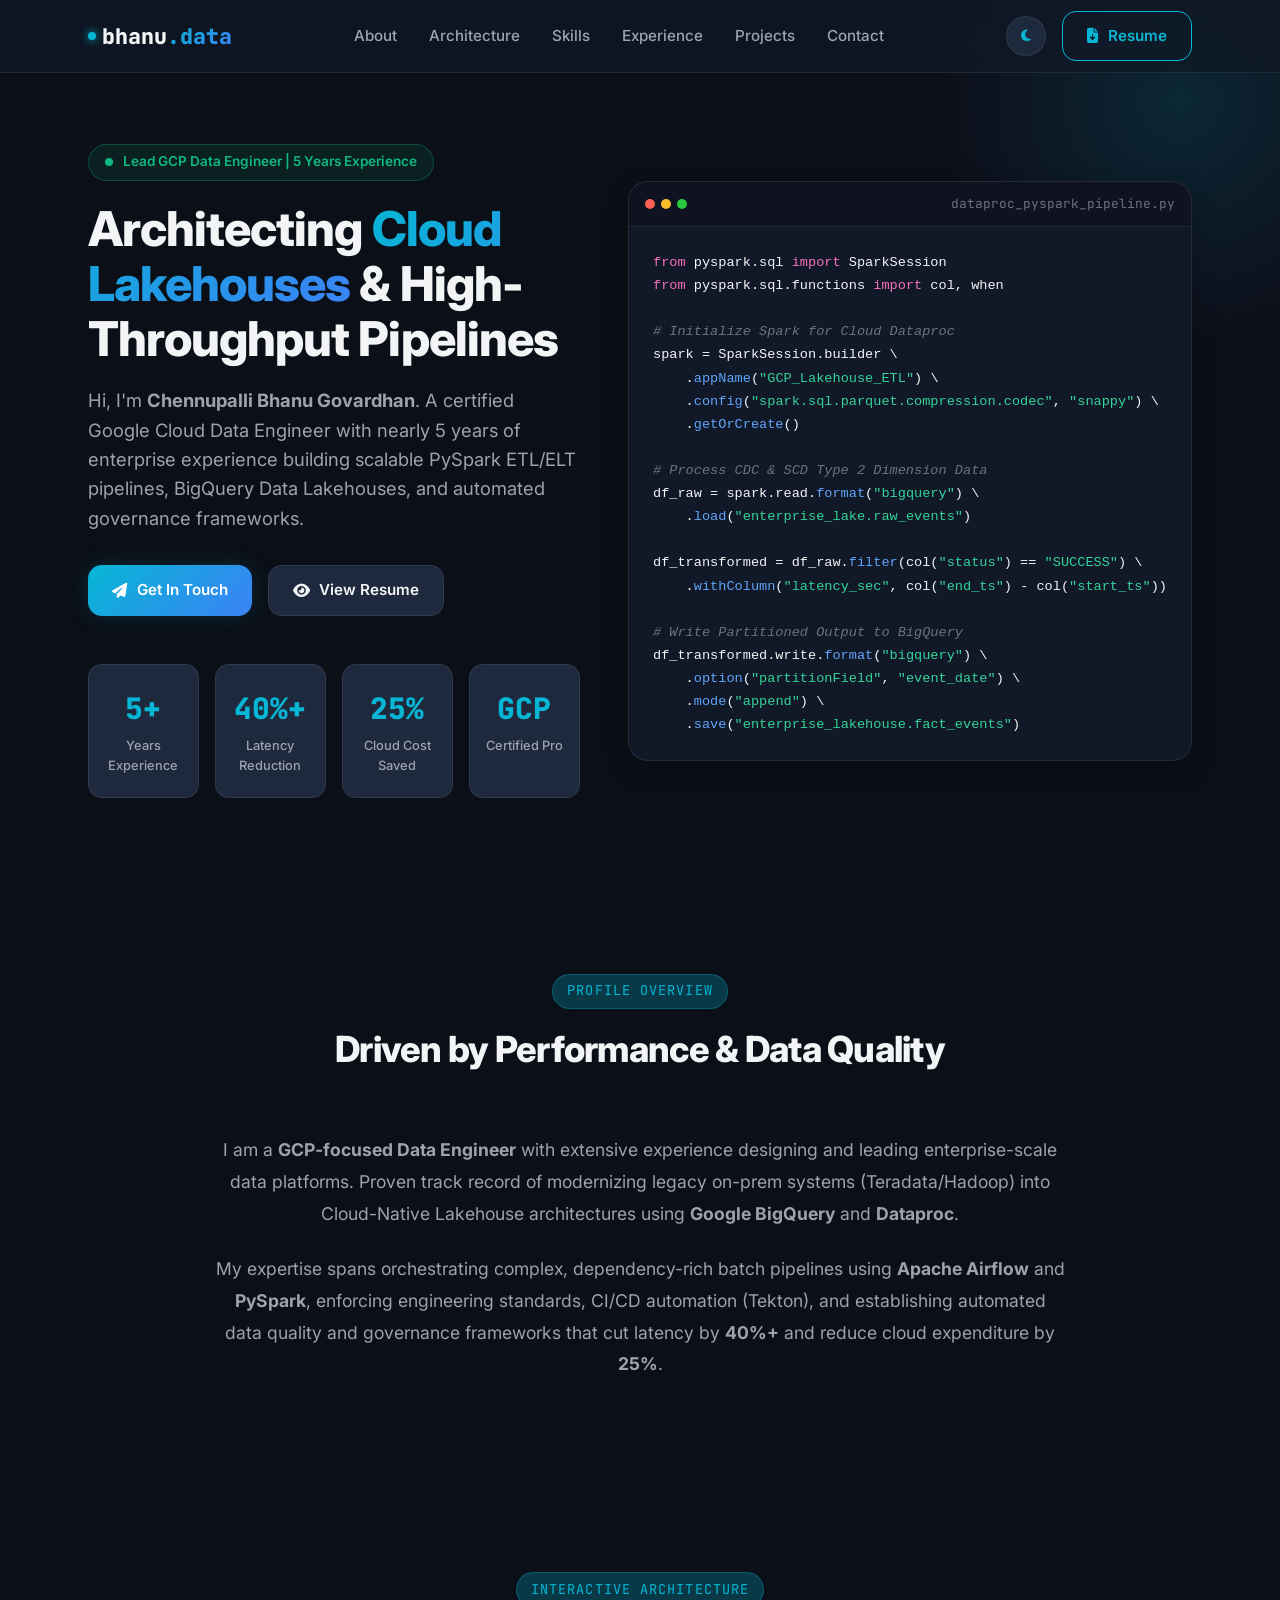
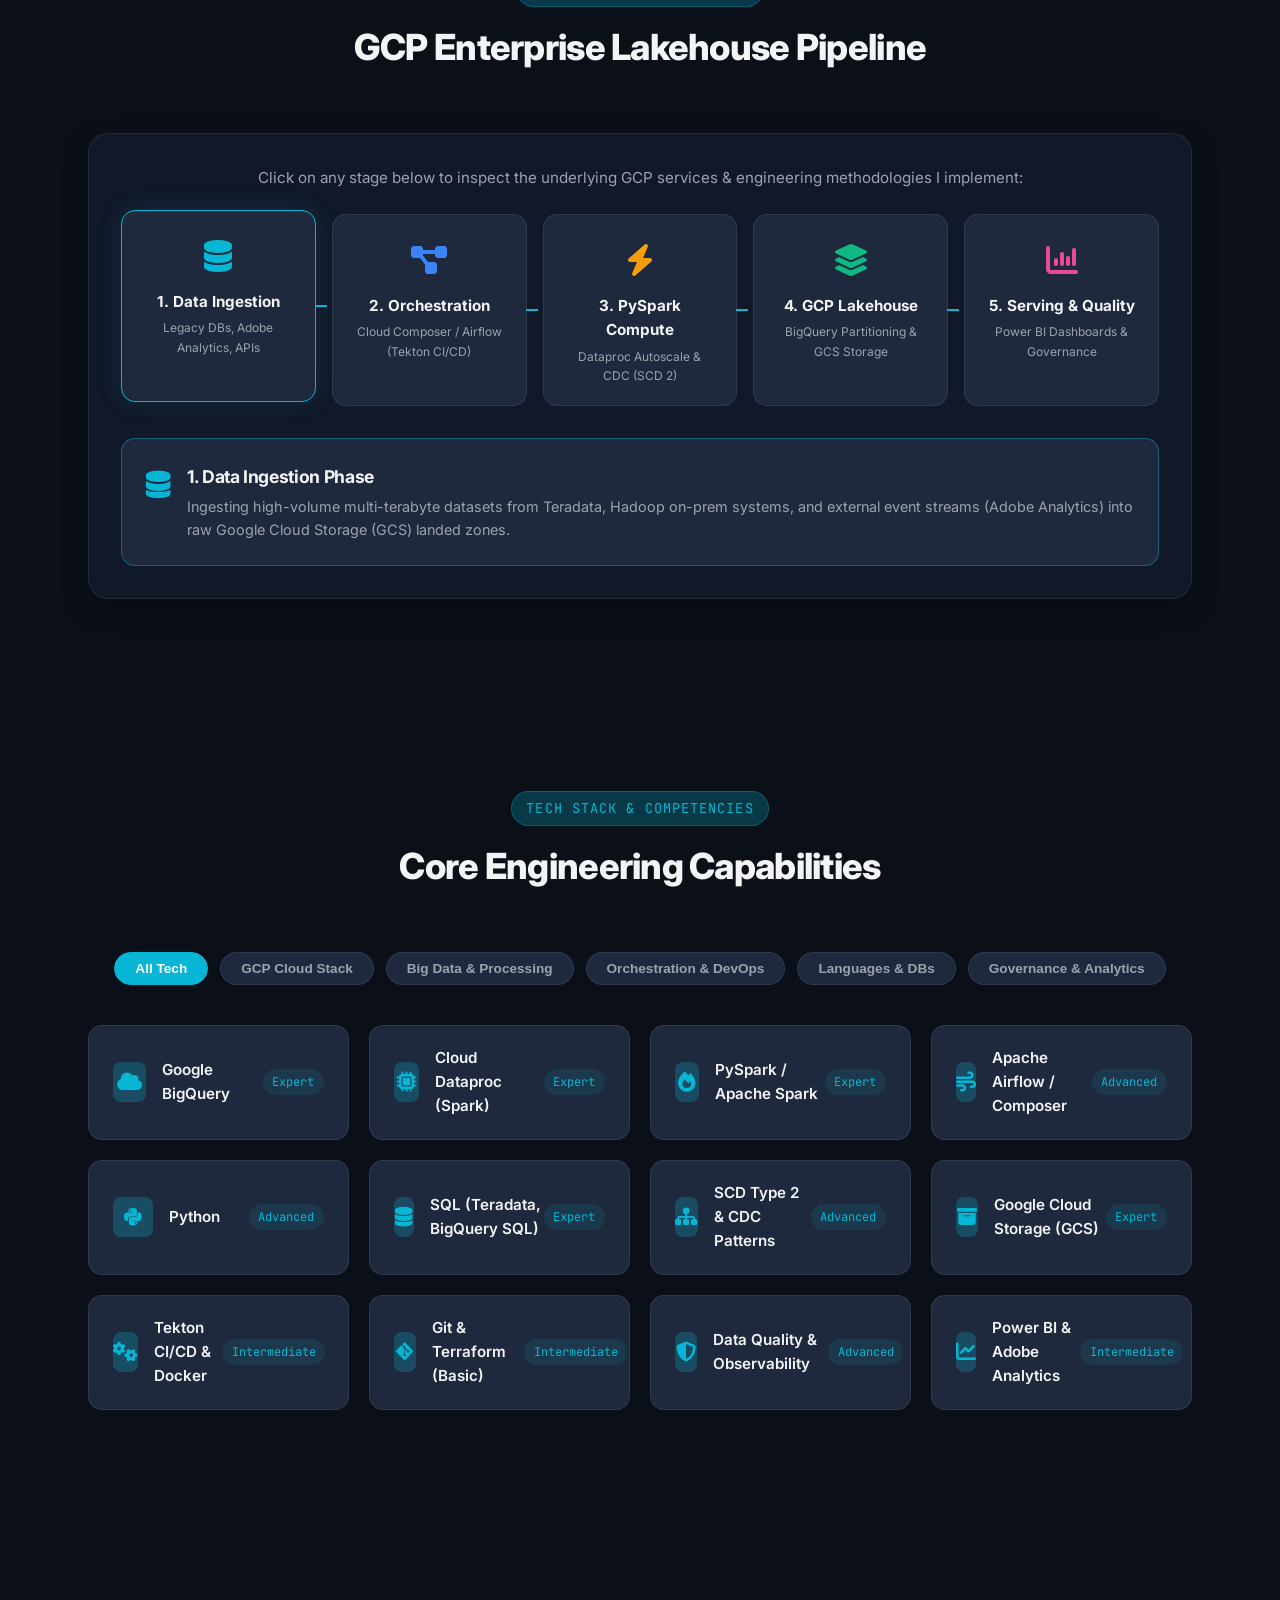
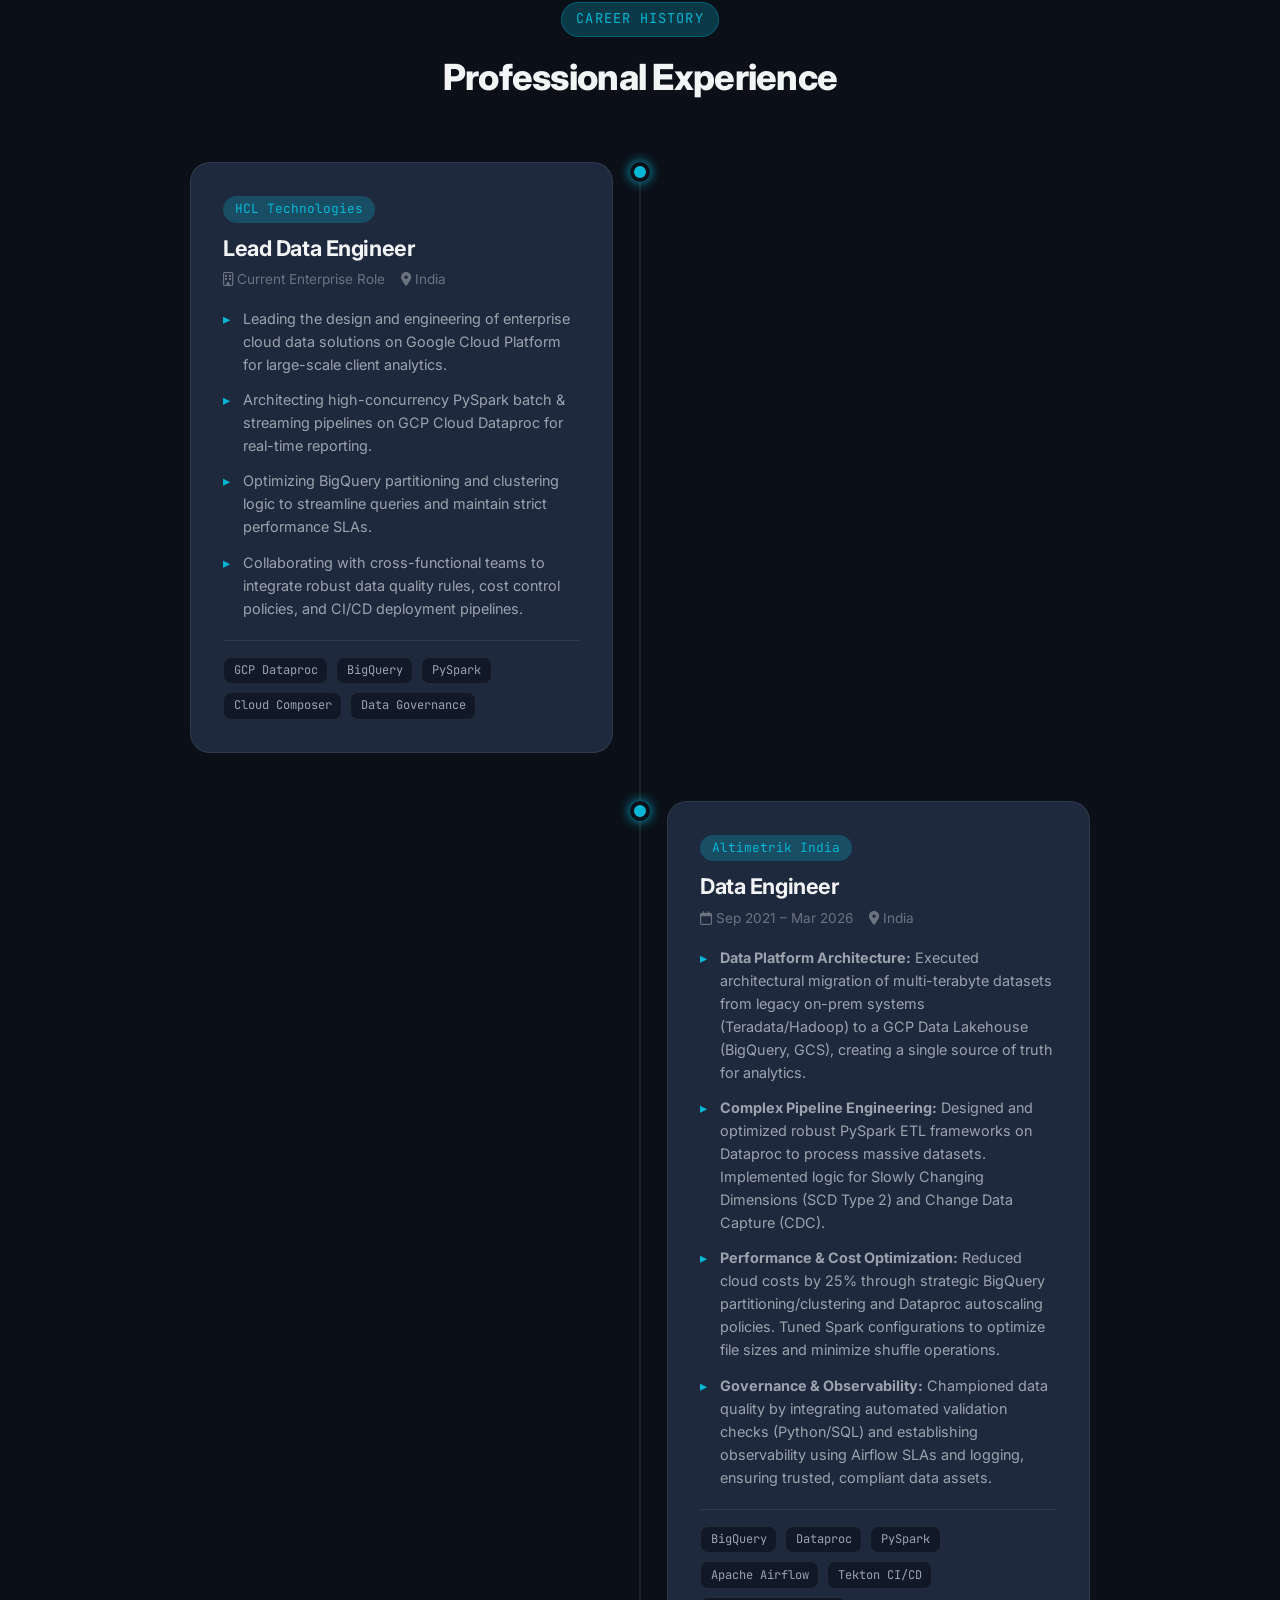
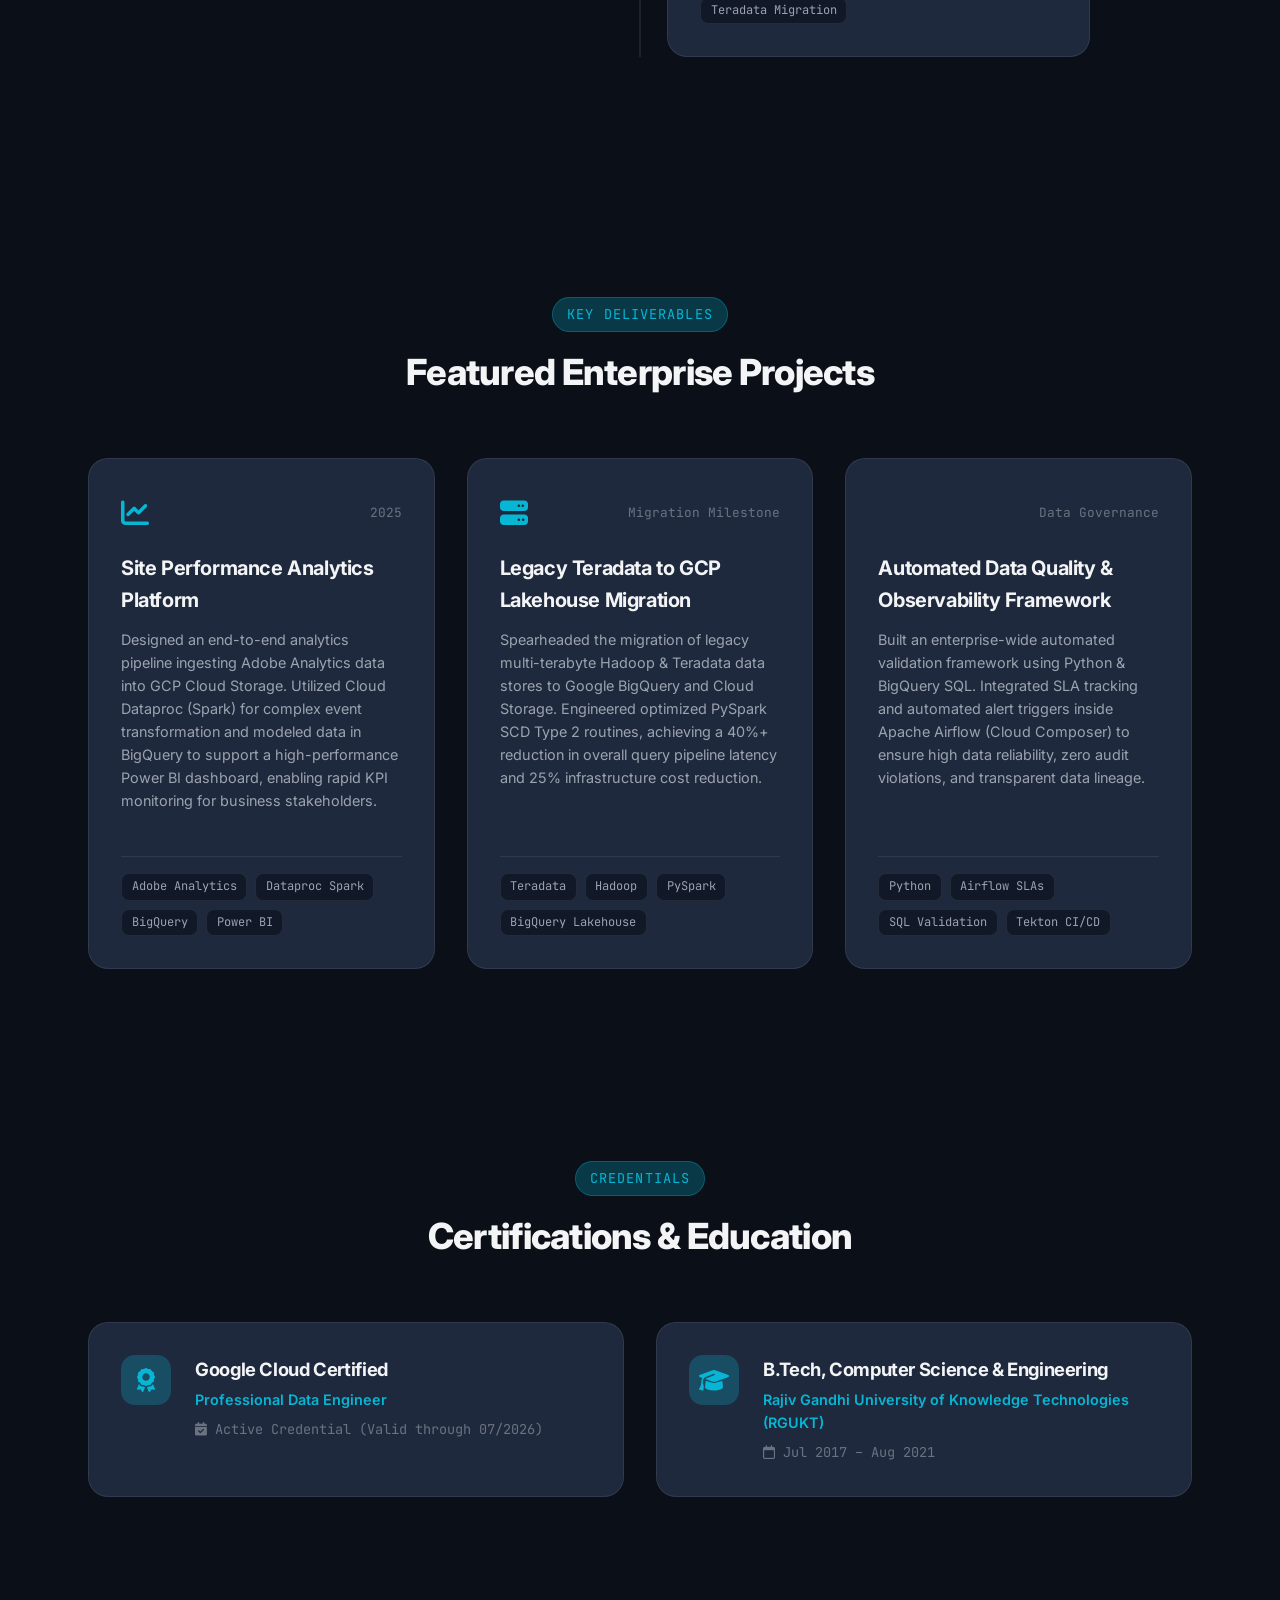
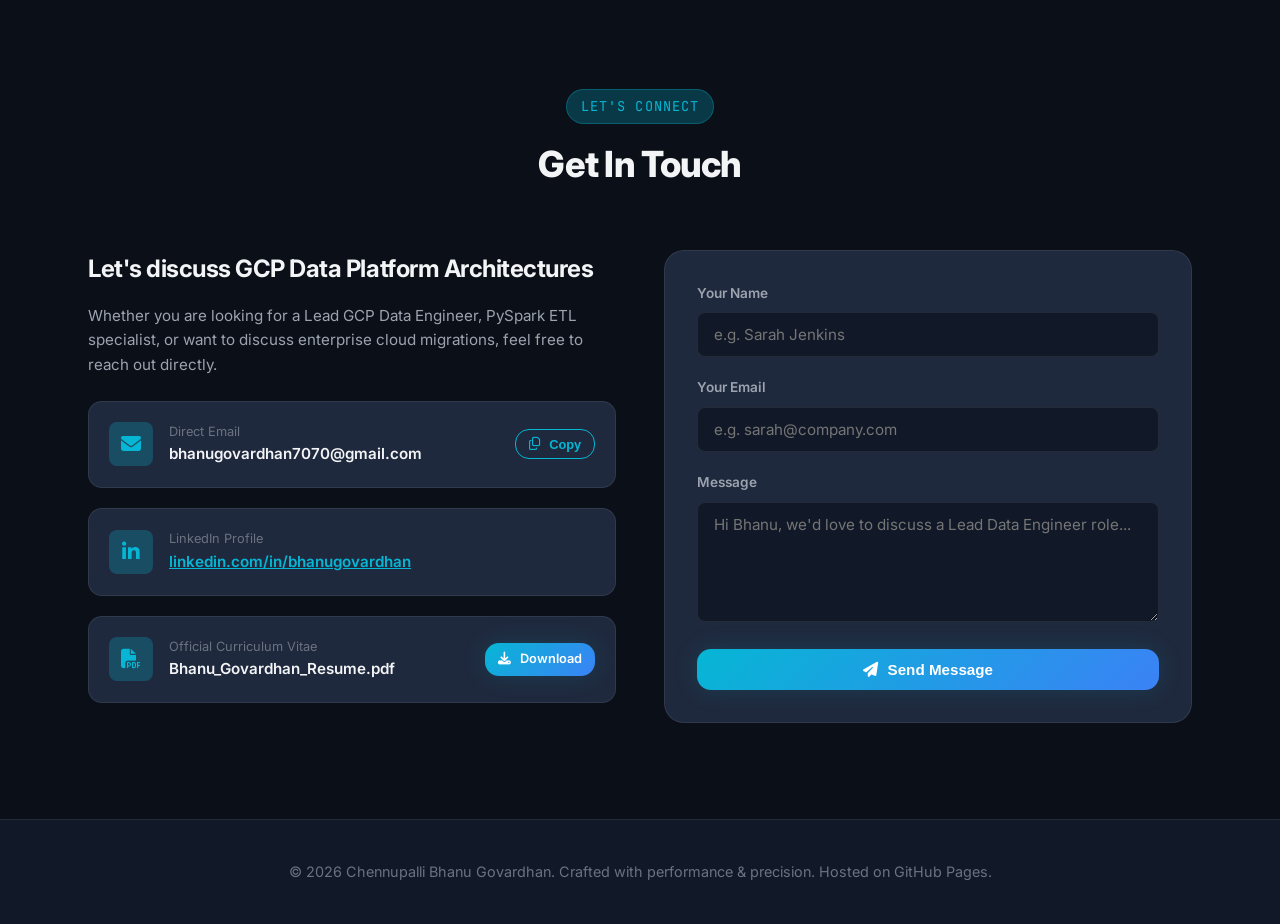
<file: index.html>
<!DOCTYPE html>
<html lang="en">
<head>
  <meta charset="UTF-8">
  <meta http-equiv="refresh" content="0; url=profile/index.html">
  <title>Bhanu Govardhan Chennupalli | GCP Data Engineer</title>
  <script>
    window.location.href = "profile/index.html";
  </script>
</head>
<body>
  <p>Redirecting to <a href="profile/index.html">Chennupalli Bhanu Govardhan Portfolio</a>...</p>
</body>
</html>
</file>
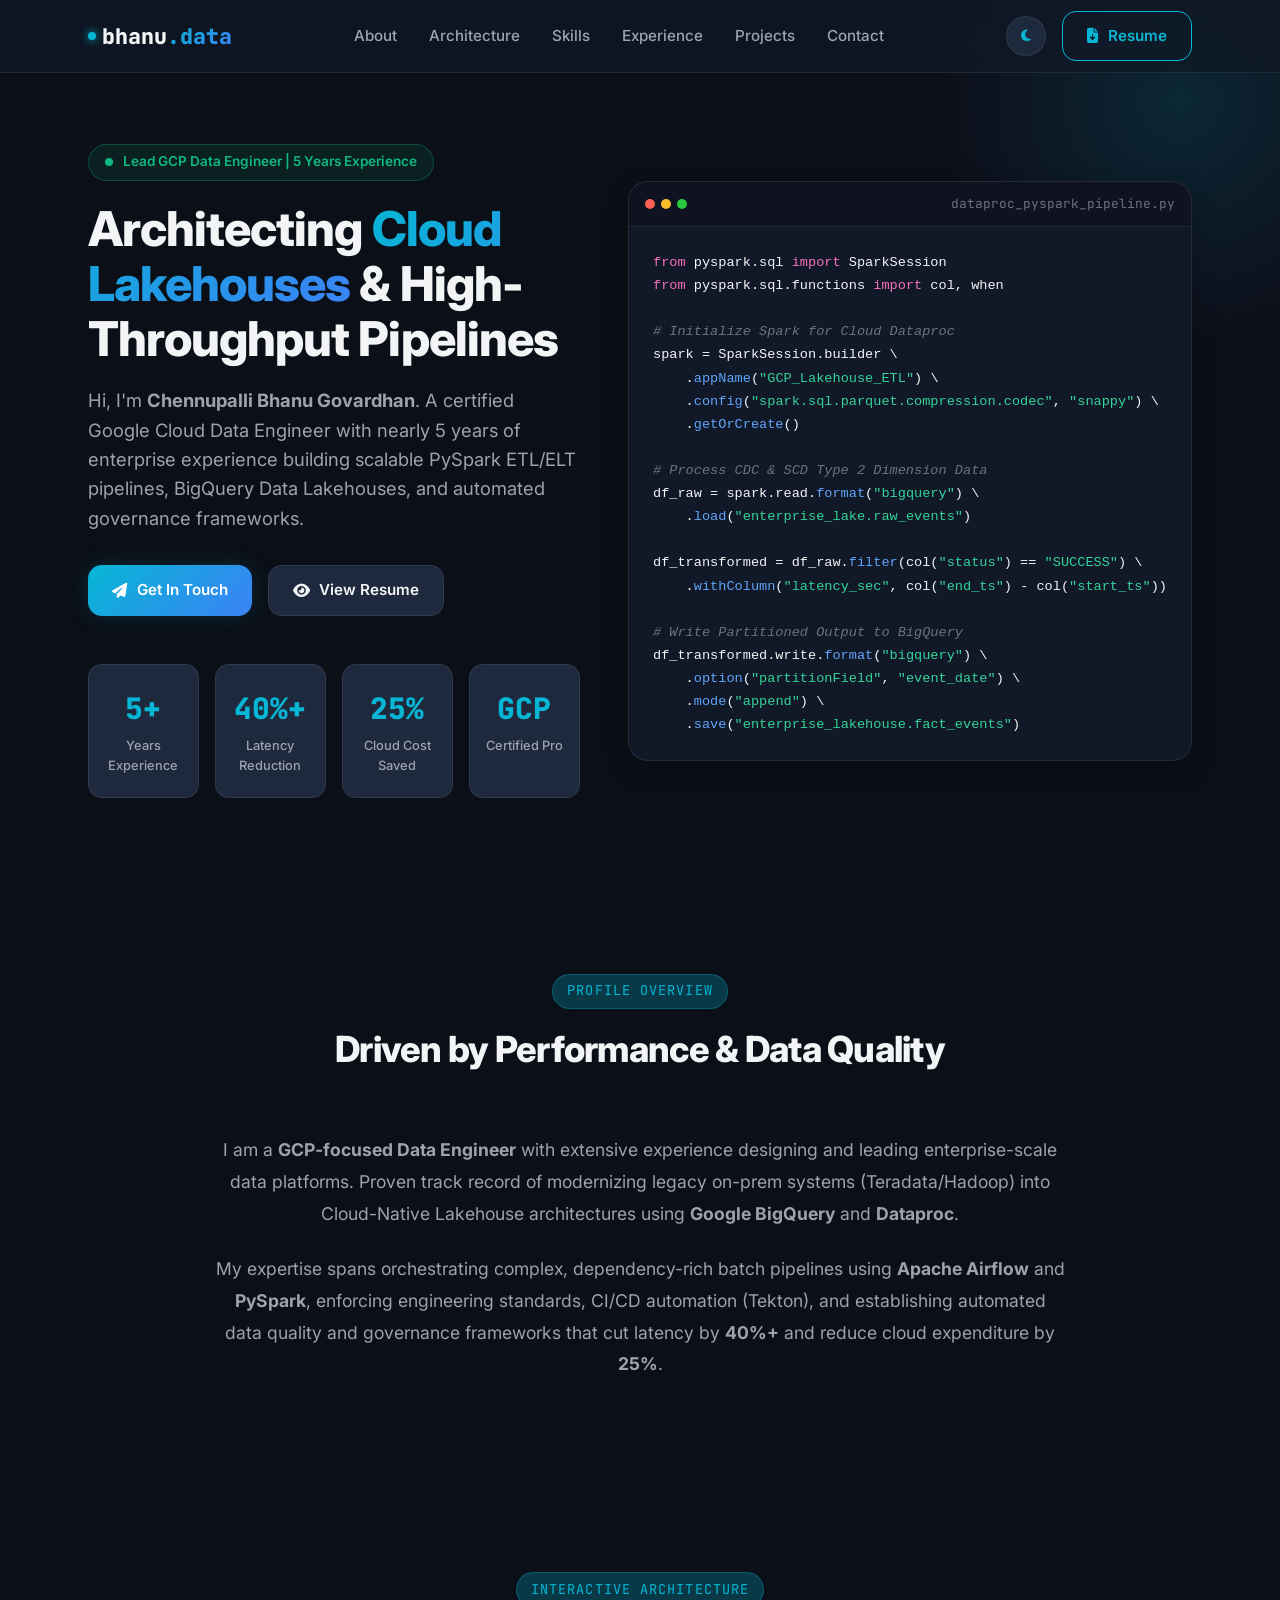
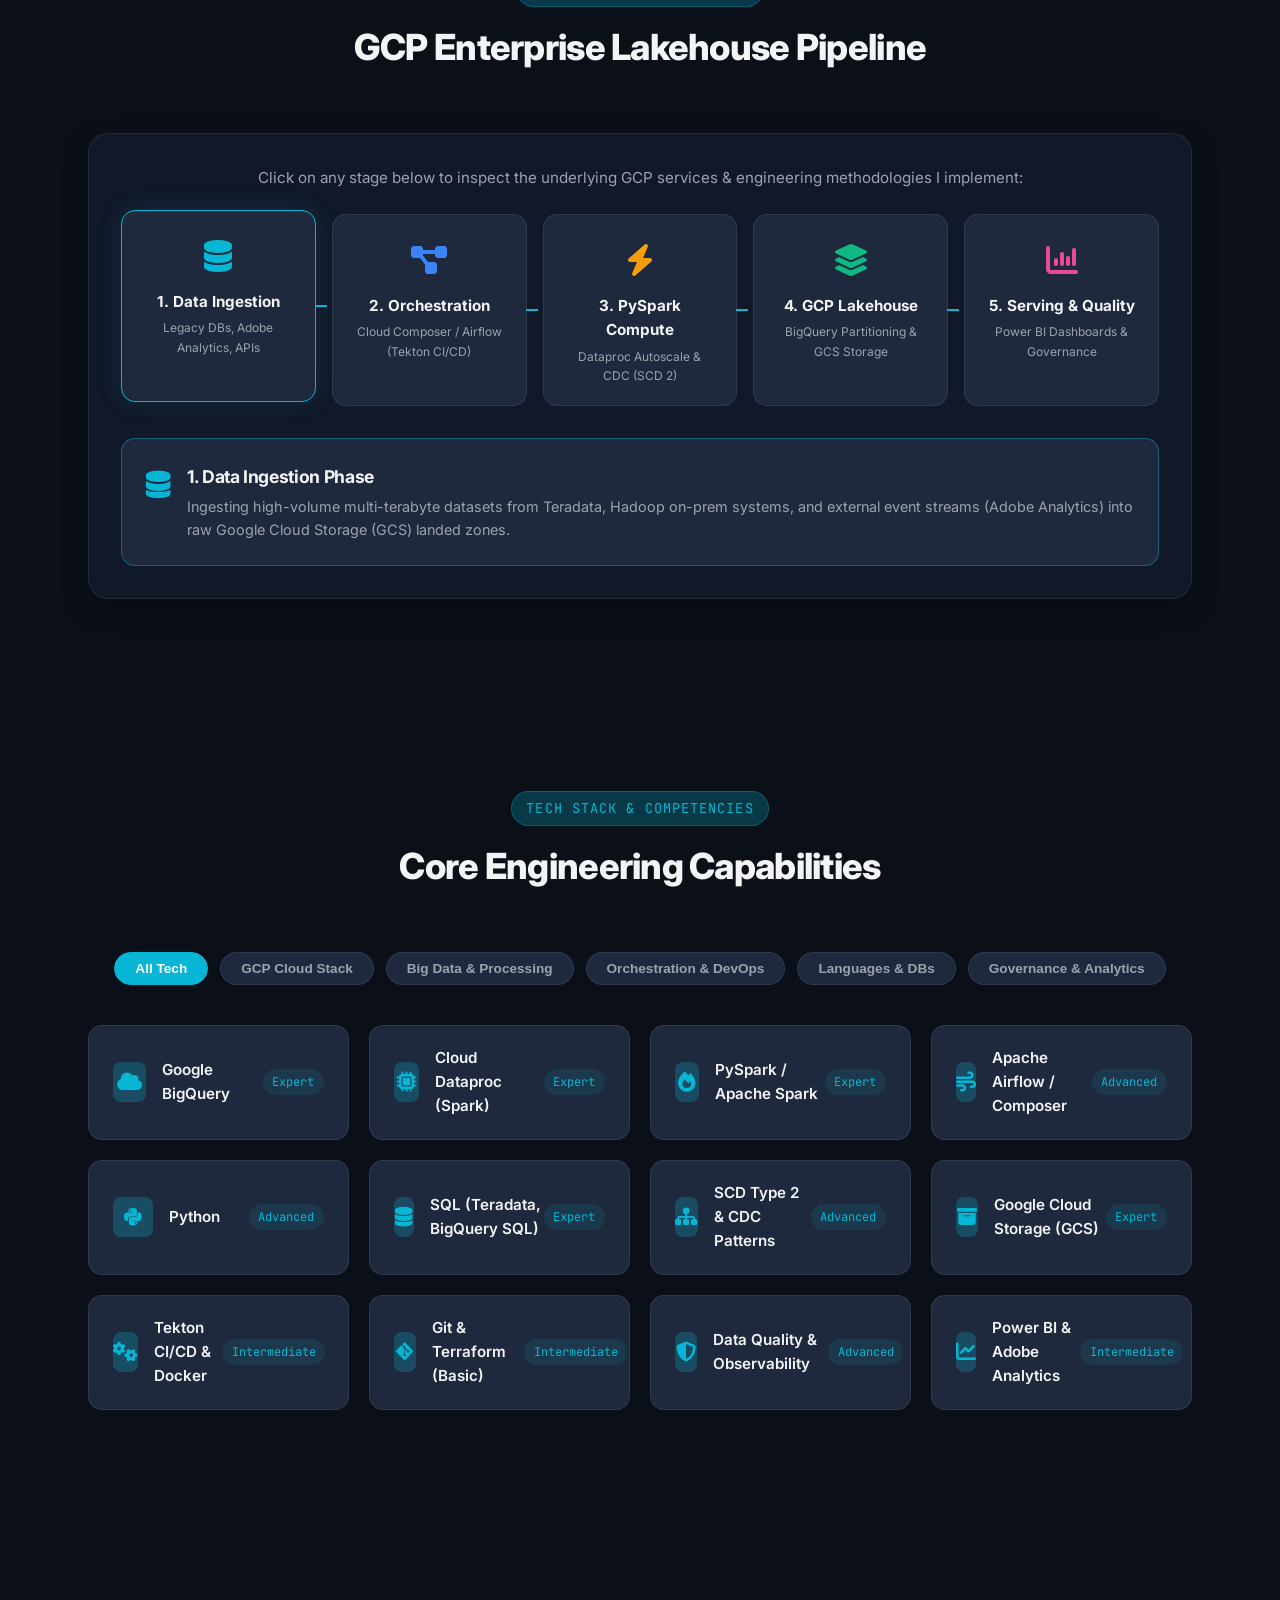
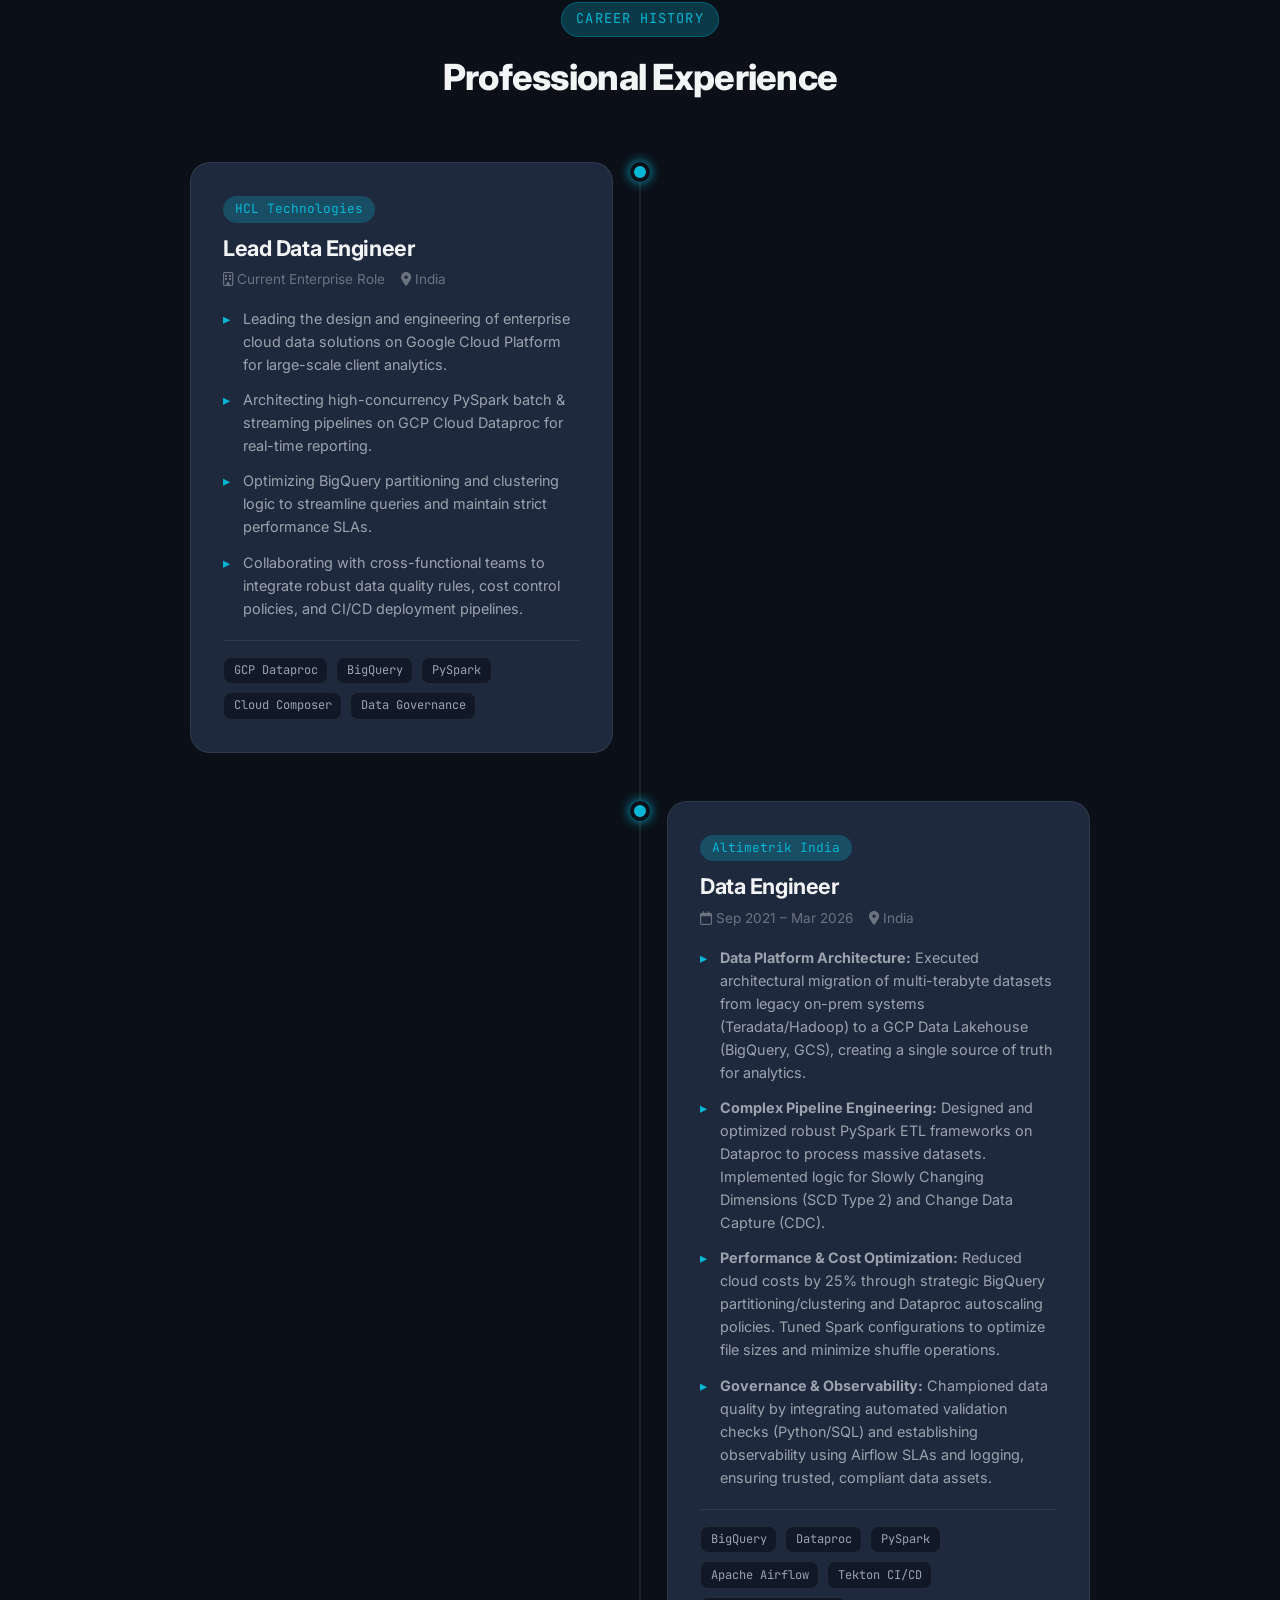
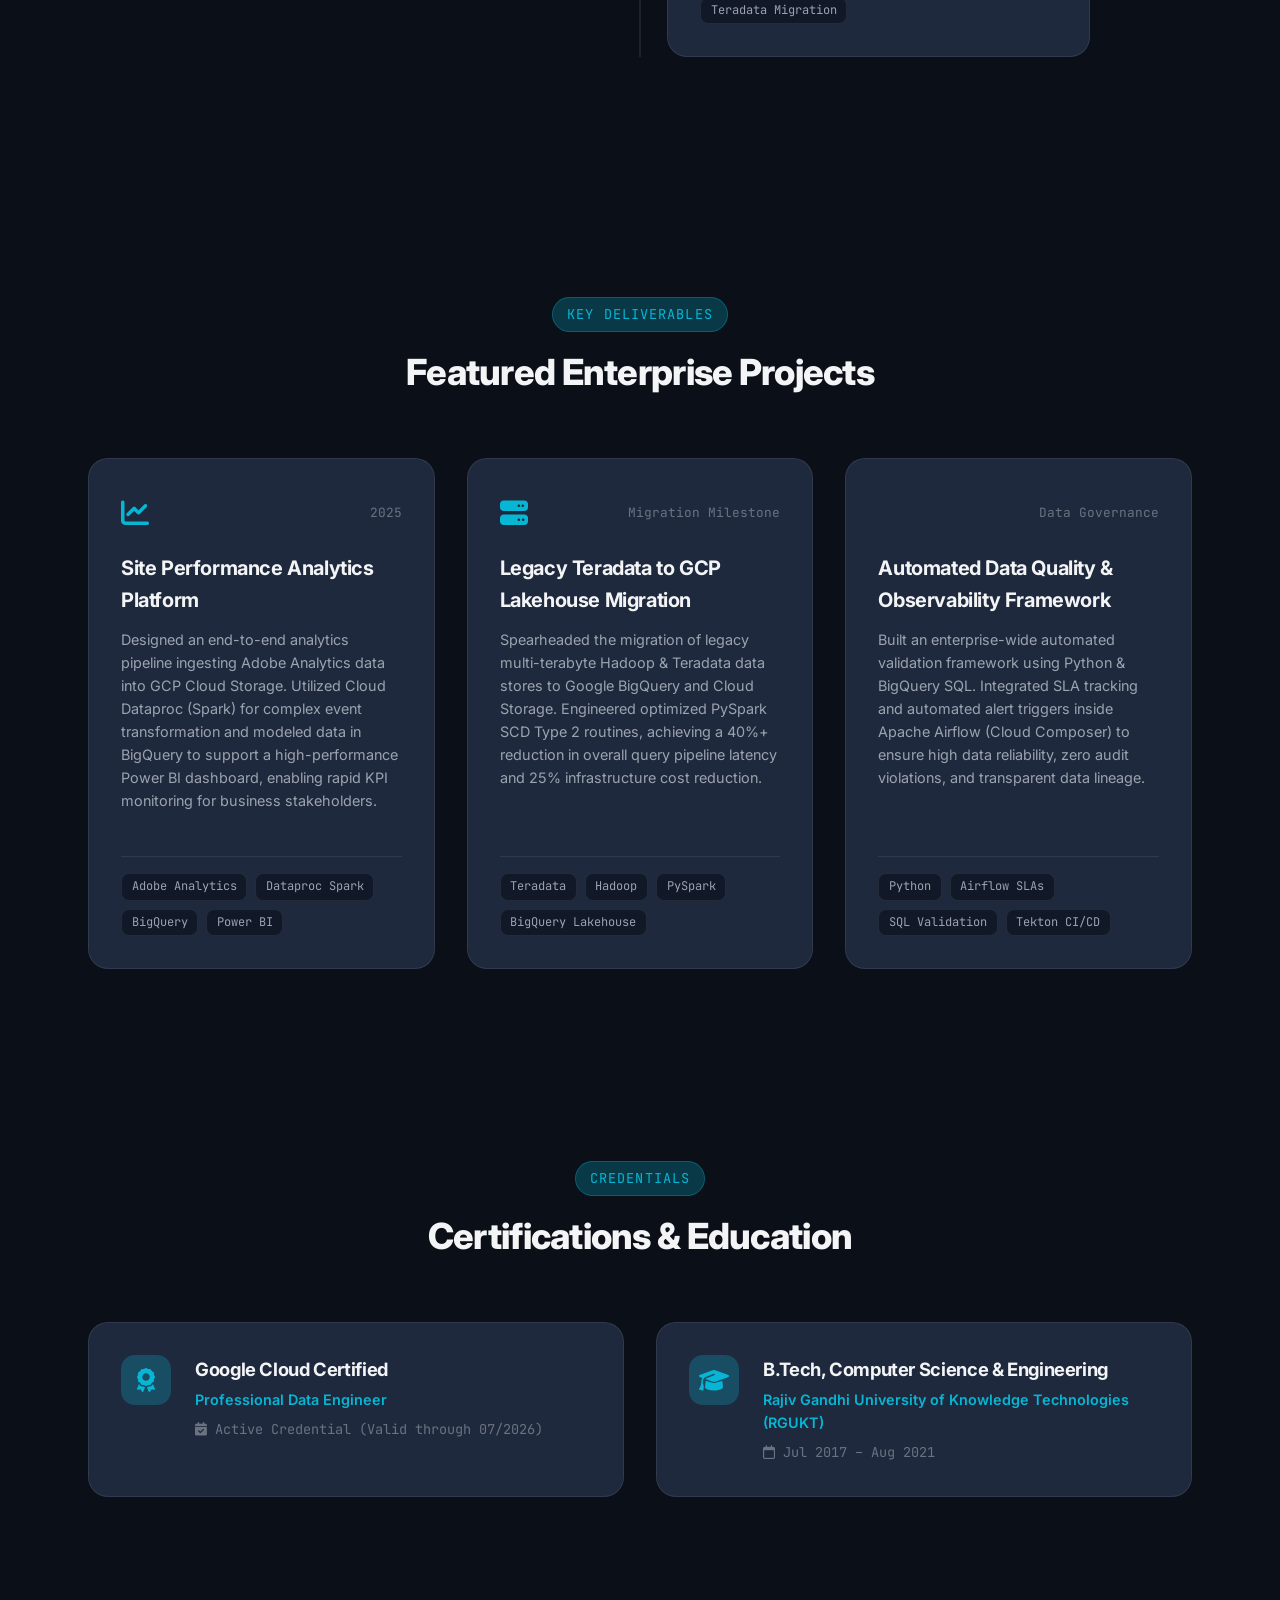
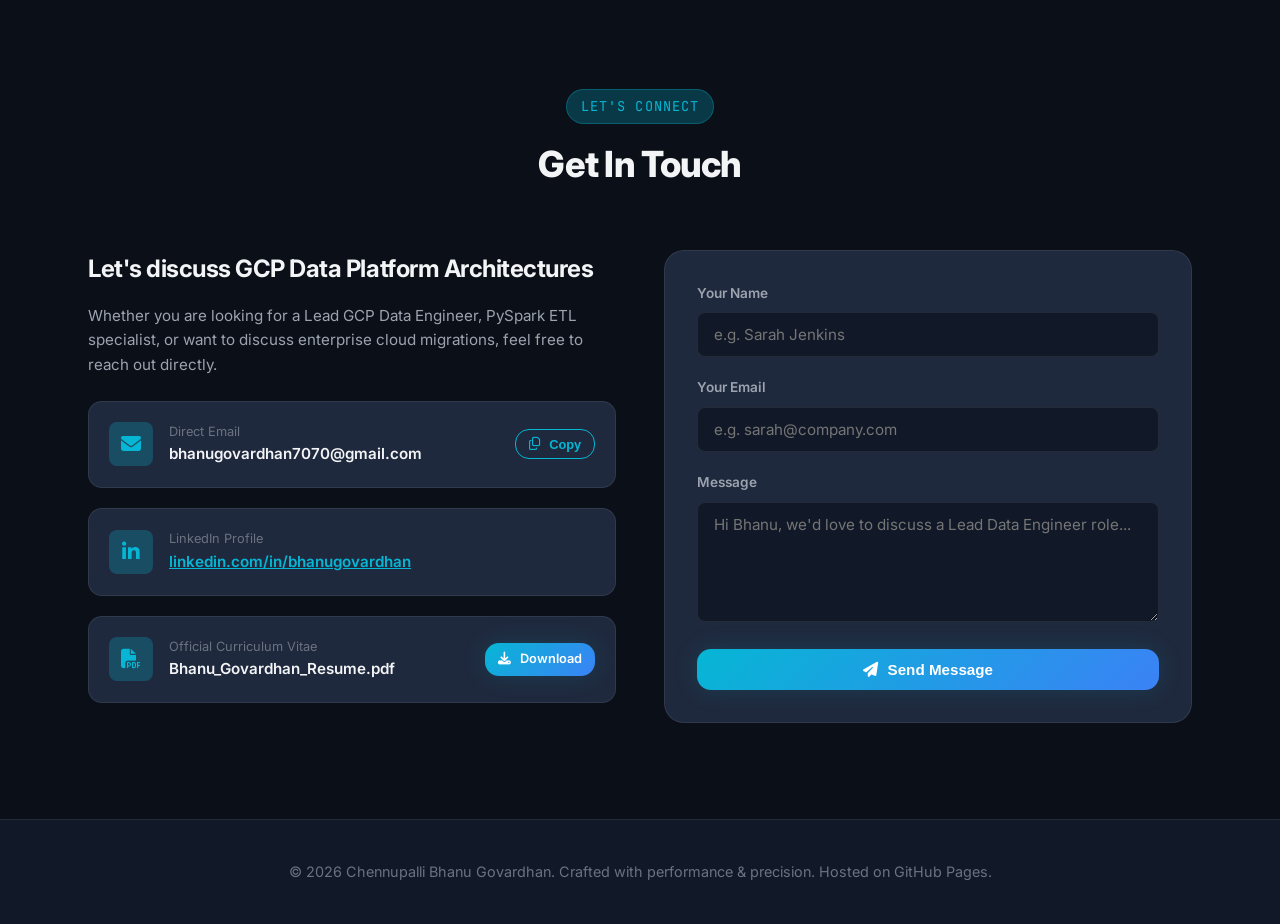
<file: profile/index.html>
<!DOCTYPE html>
<html lang="en" data-theme="dark">

<head>
  <meta charset="UTF-8">
  <meta name="viewport" content="width=device-width, initial-scale=1.0">
  <title>Bhanu Govardhan Chennupalli | GCP Data Engineer & Lakehouse Architect</title>
  <meta name="description"
    content="Portfolio of Chennupalli Bhanu Govardhan - GCP Data Engineer with ~5 years of experience in PySpark, BigQuery, Airflow, Dataproc, and Cloud Lakehouse Architectures.">
  <meta name="keywords"
    content="GCP Data Engineer, PySpark, BigQuery, Apache Airflow, Dataproc, Data Lakehouse, Cloud Data Engineer, Bhanu Govardhan">
  <meta name="author" content="Chennupalli Bhanu Govardhan">

  <!-- Google Fonts -->
  <link rel="preconnect" href="https://fonts.googleapis.com">
  <link rel="preconnect" href="https://fonts.gstatic.com" crossorigin>
  <link
    href="https://fonts.googleapis.com/css2?family=Inter:wght@300;400;500;600;700;800&family=JetBrains+Mono:wght@400;500;700&display=swap"
    rel="stylesheet">

  <!-- FontAwesome Icons -->
  <link rel="stylesheet" href="https://cdnjs.cloudflare.com/ajax/libs/font-awesome/6.4.0/css/all.min.css">

  <link rel="stylesheet" href="styles.css">
</head>

<body>

  <!-- Navigation Bar -->
  <header class="navbar">
    <div class="container nav-container">
      <a href="#hero" class="logo">
        <span class="logo-dot"></span>
        <span>bhanu<span class="gradient-text">.data</span></span>
      </a>

      <nav class="nav-links" id="navLinks">
        <a href="#about" class="nav-link">About</a>
        <a href="#architecture" class="nav-link">Architecture</a>
        <a href="#skills" class="nav-link">Skills</a>
        <a href="#experience" class="nav-link">Experience</a>
        <a href="#projects" class="nav-link">Projects</a>
        <a href="#contact" class="nav-link">Contact</a>
      </nav>

      <div class="nav-actions">
        <button class="theme-toggle-btn" id="themeToggle" title="Toggle Light/Dark Theme">
          <i class="fa-solid fa-moon" id="themeIcon"></i>
        </button>
        <a href="./Bhanu_Govardhan_Resume.pdf" target="_blank" download class="btn btn-outline"
          id="downloadCvNavBtn">
          <i class="fa-solid fa-file-arrow-down"></i> Resume
        </a>
        <button class="mobile-menu-btn" id="mobileMenuBtn">
          <i class="fa-solid fa-bars"></i>
        </button>
      </div>
    </div>
  </header>

  <main>
    <!-- Hero Section -->
    <section id="hero" class="hero section">
      <div class="hero-glow"></div>
      <div class="container hero-grid">
        <div class="hero-content">
          <div class="status-badge">
            <span class="status-pulse"></span>
            <span>Lead GCP Data Engineer | 5 Years Experience</span>
          </div>

          <h1 class="hero-title">
            Architecting <span class="gradient-text">Cloud Lakehouses</span> & High-Throughput Pipelines
          </h1>

          <p class="hero-subtitle">
            Hi, I'm <strong>Chennupalli Bhanu Govardhan</strong>. A certified Google Cloud Data Engineer with nearly 5
            years of enterprise experience building scalable PySpark ETL/ELT pipelines, BigQuery Data Lakehouses, and
            automated governance frameworks.
          </p>

          <div class="hero-cta">
            <a href="#contact" class="btn btn-primary">
              <i class="fa-solid fa-paper-plane"></i> Get In Touch
            </a>
            <a href="./Bhanu_Govardhan_Resume.pdf" target="_blank" class="btn btn-secondary">
              <i class="fa-solid fa-eye"></i> View Resume
            </a>
          </div>

          <!-- Highlight Statistics -->
          <div class="hero-stats">
            <div class="stat-card">
              <div class="stat-value">5+</div>
              <div class="stat-label">Years Experience</div>
            </div>
            <div class="stat-card">
              <div class="stat-value">40%+</div>
              <div class="stat-label">Latency Reduction</div>
            </div>
            <div class="stat-card">
              <div class="stat-value">25%</div>
              <div class="stat-label">Cloud Cost Saved</div>
            </div>
            <div class="stat-card">
              <div class="stat-value">GCP</div>
              <div class="stat-label">Certified Pro</div>
            </div>
          </div>
        </div>

        <!-- Code Preview Window -->
        <div class="hero-graphic">
          <div class="code-window">
            <div class="code-window-header">
              <div class="window-dots">
                <span class="dot red"></span>
                <span class="dot yellow"></span>
                <span class="dot green"></span>
              </div>
              <div class="window-title">dataproc_pyspark_pipeline.py</div>
            </div>
            <div class="code-window-body">
              <pre><code><span class="code-keyword">from</span> pyspark.sql <span class="code-keyword">import</span> SparkSession
<span class="code-keyword">from</span> pyspark.sql.functions <span class="code-keyword">import</span> col, when

<span class="code-comment"># Initialize Spark for Cloud Dataproc</span>
spark = SparkSession.builder \
    .<span class="code-func">appName</span>(<span class="code-str">"GCP_Lakehouse_ETL"</span>) \
    .<span class="code-func">config</span>(<span class="code-str">"spark.sql.parquet.compression.codec"</span>, <span class="code-str">"snappy"</span>) \
    .<span class="code-func">getOrCreate</span>()

<span class="code-comment"># Process CDC & SCD Type 2 Dimension Data</span>
df_raw = spark.read.<span class="code-func">format</span>(<span class="code-str">"bigquery"</span>) \
    .<span class="code-func">load</span>(<span class="code-str">"enterprise_lake.raw_events"</span>)

df_transformed = df_raw.<span class="code-func">filter</span>(col(<span class="code-str">"status"</span>) == <span class="code-str">"SUCCESS"</span>) \
    .<span class="code-func">withColumn</span>(<span class="code-str">"latency_sec"</span>, col(<span class="code-str">"end_ts"</span>) - col(<span class="code-str">"start_ts"</span>))

<span class="code-comment"># Write Partitioned Output to BigQuery</span>
df_transformed.write.<span class="code-func">format</span>(<span class="code-str">"bigquery"</span>) \
    .<span class="code-func">option</span>(<span class="code-str">"partitionField"</span>, <span class="code-str">"event_date"</span>) \
    .<span class="code-func">mode</span>(<span class="code-str">"append"</span>) \
    .<span class="code-func">save</span>(<span class="code-str">"enterprise_lakehouse.fact_events"</span>)</code></pre>
            </div>
          </div>
        </div>
      </div>
    </section>

    <!-- About Section -->
    <section id="about" class="section">
      <div class="container">
        <div class="section-title-wrap">
          <span class="section-tag">Profile Overview</span>
          <h2 class="section-title">Driven by Performance & Data Quality</h2>
        </div>

        <div
          style="max-width: 850px; margin: 0 auto; text-align: center; font-size: 1.1rem; color: var(--text-muted); line-height: 1.8;">
          <p style="margin-bottom: 1.5rem;">
            I am a <strong>GCP-focused Data Engineer</strong> with extensive experience designing and leading
            enterprise-scale data platforms. Proven track record of modernizing legacy on-prem systems (Teradata/Hadoop)
            into Cloud-Native Lakehouse architectures using <strong>Google BigQuery</strong> and
            <strong>Dataproc</strong>.
          </p>
          <p>
            My expertise spans orchestrating complex, dependency-rich batch pipelines using <strong>Apache
              Airflow</strong> and <strong>PySpark</strong>, enforcing engineering standards, CI/CD automation (Tekton),
            and establishing automated data quality and governance frameworks that cut latency by <strong>40%+</strong>
            and reduce cloud expenditure by <strong>25%</strong>.
          </p>
        </div>
      </div>
    </section>

    <!-- Interactive Data Pipeline Architecture Section -->
    <section id="architecture" class="section">
      <div class="container">
        <div class="section-title-wrap">
          <span class="section-tag">Interactive Architecture</span>
          <h2 class="section-title">GCP Enterprise Lakehouse Pipeline</h2>
        </div>

        <div class="arch-diagram-card">
          <p style="text-align: center; color: var(--text-muted); font-size: 0.95rem; margin-bottom: 1.5rem;">
            Click on any stage below to inspect the underlying GCP services & engineering methodologies I implement:
          </p>

          <div class="pipeline-wrapper">
            <!-- Stage 1 -->
            <div class="pipeline-stage active" data-stage="ingestion">
              <div class="stage-icon"><i class="fa-solid fa-database" style="color: var(--accent-cyan);"></i></div>
              <div class="stage-title">1. Data Ingestion</div>
              <div class="stage-desc">Legacy DBs, Adobe Analytics, APIs</div>
              <div class="stage-connector"></div>
            </div>
            <!-- Stage 2 -->
            <div class="pipeline-stage" data-stage="orchestration">
              <div class="stage-icon"><i class="fa-solid fa-diagram-project" style="color: #3b82f6;"></i></div>
              <div class="stage-title">2. Orchestration</div>
              <div class="stage-desc">Cloud Composer / Airflow (Tekton CI/CD)</div>
              <div class="stage-connector"></div>
            </div>
            <!-- Stage 3 -->
            <div class="pipeline-stage" data-stage="processing">
              <div class="stage-icon"><i class="fa-solid fa-bolt" style="color: #f59e0b;"></i></div>
              <div class="stage-title">3. PySpark Compute</div>
              <div class="stage-desc">Dataproc Autoscale & CDC (SCD 2)</div>
              <div class="stage-connector"></div>
            </div>
            <!-- Stage 4 -->
            <div class="pipeline-stage" data-stage="lakehouse">
              <div class="stage-icon"><i class="fa-solid fa-layer-group" style="color: #10b981;"></i></div>
              <div class="stage-title">4. GCP Lakehouse</div>
              <div class="stage-desc">BigQuery Partitioning & GCS Storage</div>
              <div class="stage-connector"></div>
            </div>
            <!-- Stage 5 -->
            <div class="pipeline-stage" data-stage="serving">
              <div class="stage-icon"><i class="fa-solid fa-chart-column" style="color: #ec4899;"></i></div>
              <div class="stage-title">5. Serving & Quality</div>
              <div class="stage-desc">Power BI Dashboards & Governance</div>
            </div>
          </div>

          <!-- Dynamic Stage Detail Card -->
          <div class="arch-detail-box" id="stageDetailBox">
            <div class="arch-detail-icon" id="stageDetailIcon"><i class="fa-solid fa-database"></i></div>
            <div>
              <h4 id="stageDetailTitle" style="font-size: 1.1rem; margin-bottom: 0.25rem;">1. Data Ingestion Phase</h4>
              <p id="stageDetailText" style="color: var(--text-muted);">
                Ingesting high-volume multi-terabyte datasets from Teradata, Hadoop on-prem systems, and external event
                streams (Adobe Analytics) into raw Google Cloud Storage (GCS) landed zones.
              </p>
            </div>
          </div>
        </div>
      </div>
    </section>

    <!-- Skills Section -->
    <section id="skills" class="section">
      <div class="container">
        <div class="section-title-wrap">
          <span class="section-tag">Tech Stack & Competencies</span>
          <h2 class="section-title">Core Engineering Capabilities</h2>
        </div>

        <!-- Filter Tabs -->
        <div class="skills-filter">
          <button class="filter-btn active" data-filter="all">All Tech</button>
          <button class="filter-btn" data-filter="gcp">GCP Cloud Stack</button>
          <button class="filter-btn" data-filter="bigdata">Big Data & Processing</button>
          <button class="filter-btn" data-filter="devops">Orchestration & DevOps</button>
          <button class="filter-btn" data-filter="languages">Languages & DBs</button>
          <button class="filter-btn" data-filter="governance">Governance & Analytics</button>
        </div>

        <div class="skills-grid" id="skillsGrid">
          <!-- Skill Items -->
          <div class="skill-card" data-category="gcp">
            <div class="skill-info">
              <div class="skill-icon"><i class="fa-solid fa-cloud"></i></div>
              <div class="skill-name">Google BigQuery</div>
            </div>
            <span class="skill-level">Expert</span>
          </div>

          <div class="skill-card" data-category="gcp bigdata">
            <div class="skill-info">
              <div class="skill-icon"><i class="fa-solid fa-microchip"></i></div>
              <div class="skill-name">Cloud Dataproc (Spark)</div>
            </div>
            <span class="skill-level">Expert</span>
          </div>

          <div class="skill-card" data-category="gcp bigdata">
            <div class="skill-info">
              <div class="skill-icon"><i class="fa-solid fa-fire"></i></div>
              <div class="skill-name">PySpark / Apache Spark</div>
            </div>
            <span class="skill-level">Expert</span>
          </div>

          <div class="skill-card" data-category="devops gcp">
            <div class="skill-info">
              <div class="skill-icon"><i class="fa-solid fa-wind"></i></div>
              <div class="skill-name">Apache Airflow / Composer</div>
            </div>
            <span class="skill-level">Advanced</span>
          </div>

          <div class="skill-card" data-category="languages">
            <div class="skill-info">
              <div class="skill-icon"><i class="fa-brands fa-python"></i></div>
              <div class="skill-name">Python</div>
            </div>
            <span class="skill-level">Advanced</span>
          </div>

          <div class="skill-card" data-category="languages">
            <div class="skill-info">
              <div class="skill-icon"><i class="fa-solid fa-database"></i></div>
              <div class="skill-name">SQL (Teradata, BigQuery SQL)</div>
            </div>
            <span class="skill-level">Expert</span>
          </div>

          <div class="skill-card" data-category="bigdata">
            <div class="skill-info">
              <div class="skill-icon"><i class="fa-solid fa-sitemap"></i></div>
              <div class="skill-name">SCD Type 2 & CDC Patterns</div>
            </div>
            <span class="skill-level">Advanced</span>
          </div>

          <div class="skill-card" data-category="gcp">
            <div class="skill-info">
              <div class="skill-icon"><i class="fa-solid fa-box-archive"></i></div>
              <div class="skill-name">Google Cloud Storage (GCS)</div>
            </div>
            <span class="skill-level">Expert</span>
          </div>

          <div class="skill-card" data-category="devops">
            <div class="skill-info">
              <div class="skill-icon"><i class="fa-solid fa-gears"></i></div>
              <div class="skill-name">Tekton CI/CD & Docker</div>
            </div>
            <span class="skill-level">Intermediate</span>
          </div>

          <div class="skill-card" data-category="devops">
            <div class="skill-info">
              <div class="skill-icon"><i class="fa-brands fa-git-alt"></i></div>
              <div class="skill-name">Git & Terraform (Basic)</div>
            </div>
            <span class="skill-level">Intermediate</span>
          </div>

          <div class="skill-card" data-category="governance">
            <div class="skill-info">
              <div class="skill-icon"><i class="fa-solid fa-shield-halved"></i></div>
              <div class="skill-name">Data Quality & Observability</div>
            </div>
            <span class="skill-level">Advanced</span>
          </div>

          <div class="skill-card" data-category="governance">
            <div class="skill-info">
              <div class="skill-icon"><i class="fa-solid fa-chart-line"></i></div>
              <div class="skill-name">Power BI & Adobe Analytics</div>
            </div>
            <span class="skill-level">Intermediate</span>
          </div>
        </div>
      </div>
    </section>

    <!-- Work Experience Section -->
    <section id="experience" class="section">
      <div class="container">
        <div class="section-title-wrap">
          <span class="section-tag">Career History</span>
          <h2 class="section-title">Professional Experience</h2>
        </div>

        <div class="timeline">
          <!-- Item 1: HCL Technologies -->
          <div class="timeline-item">
            <div class="timeline-dot"></div>
            <div class="timeline-content">
              <div class="timeline-header">
                <span class="company-tag">HCL Technologies</span>
                <h3 class="timeline-title">Lead Data Engineer</h3>
                <div class="timeline-meta">
                  <span><i class="fa-regular fa-building"></i> Current Enterprise Role</span>
                  <span><i class="fa-solid fa-location-dot"></i> India</span>
                </div>
              </div>

              <ul class="timeline-bullets">
                <li>Leading the design and engineering of enterprise cloud data solutions on Google Cloud Platform for
                  large-scale client analytics.</li>
                <li>Architecting high-concurrency PySpark batch & streaming pipelines on GCP Cloud Dataproc for
                  real-time reporting.</li>
                <li>Optimizing BigQuery partitioning and clustering logic to streamline queries and maintain strict
                  performance SLAs.</li>
                <li>Collaborating with cross-functional teams to integrate robust data quality rules, cost control
                  policies, and CI/CD deployment pipelines.</li>
              </ul>

              <div class="tech-pills">
                <span class="pill">GCP Dataproc</span>
                <span class="pill">BigQuery</span>
                <span class="pill">PySpark</span>
                <span class="pill">Cloud Composer</span>
                <span class="pill">Data Governance</span>
              </div>
            </div>
          </div>

          <!-- Item 2: Altimetrik India -->
          <div class="timeline-item">
            <div class="timeline-dot"></div>
            <div class="timeline-content">
              <div class="timeline-header">
                <span class="company-tag">Altimetrik India</span>
                <h3 class="timeline-title">Data Engineer</h3>
                <div class="timeline-meta">
                  <span><i class="fa-regular fa-calendar"></i> Sep 2021 – Mar 2026</span>
                  <span><i class="fa-solid fa-location-dot"></i> India</span>
                </div>
              </div>

              <ul class="timeline-bullets">
                <li><strong>Data Platform Architecture:</strong> Executed architectural migration of multi-terabyte
                  datasets from legacy on-prem systems (Teradata/Hadoop) to a GCP Data Lakehouse (BigQuery, GCS),
                  creating a single source of truth for analytics.</li>
                <li><strong>Complex Pipeline Engineering:</strong> Designed and optimized robust PySpark ETL frameworks
                  on Dataproc to process massive datasets. Implemented logic for Slowly Changing Dimensions (SCD Type 2)
                  and Change Data Capture (CDC).</li>
                <li><strong>Performance & Cost Optimization:</strong> Reduced cloud costs by 25% through strategic
                  BigQuery partitioning/clustering and Dataproc autoscaling policies. Tuned Spark configurations to
                  optimize file sizes and minimize shuffle operations.</li>
                <li><strong>Governance & Observability:</strong> Championed data quality by integrating automated
                  validation checks (Python/SQL) and establishing observability using Airflow SLAs and logging, ensuring
                  trusted, compliant data assets.</li>
              </ul>

              <div class="tech-pills">
                <span class="pill">BigQuery</span>
                <span class="pill">Dataproc</span>
                <span class="pill">PySpark</span>
                <span class="pill">Apache Airflow</span>
                <span class="pill">Tekton CI/CD</span>
                <span class="pill">Teradata Migration</span>
              </div>
            </div>
          </div>
        </div>
      </div>
    </section>

    <!-- Key Projects Section -->
    <section id="projects" class="section">
      <div class="container">
        <div class="section-title-wrap">
          <span class="section-tag">Key Deliverables</span>
          <h2 class="section-title">Featured Enterprise Projects</h2>
        </div>

        <div class="projects-grid">
          <!-- Project 1 -->
          <div class="project-card">
            <div>
              <div class="project-header">
                <div class="project-icon"><i class="fa-solid fa-chart-line"></i></div>
                <span class="project-year">2025</span>
              </div>
              <h3 class="project-title">Site Performance Analytics Platform</h3>
              <p class="project-desc">
                Designed an end-to-end analytics pipeline ingesting Adobe Analytics data into GCP Cloud Storage.
                Utilized Cloud Dataproc (Spark) for complex event transformation and modeled data in BigQuery to support
                a high-performance Power BI dashboard, enabling rapid KPI monitoring for business stakeholders.
              </p>
            </div>
            <div class="tech-pills">
              <span class="pill">Adobe Analytics</span>
              <span class="pill">Dataproc Spark</span>
              <span class="pill">BigQuery</span>
              <span class="pill">Power BI</span>
            </div>
          </div>

          <!-- Project 2 -->
          <div class="project-card">
            <div>
              <div class="project-header">
                <div class="project-icon"><i class="fa-solid fa-server"></i></div>
                <span class="project-year">Migration Milestone</span>
              </div>
              <h3 class="project-title">Legacy Teradata to GCP Lakehouse Migration</h3>
              <p class="project-desc">
                Spearheaded the migration of legacy multi-terabyte Hadoop & Teradata data stores to Google BigQuery and
                Cloud Storage. Engineered optimized PySpark SCD Type 2 routines, achieving a 40%+ reduction in overall
                query pipeline latency and 25% infrastructure cost reduction.
              </p>
            </div>
            <div class="tech-pills">
              <span class="pill">Teradata</span>
              <span class="pill">Hadoop</span>
              <span class="pill">PySpark</span>
              <span class="pill">BigQuery Lakehouse</span>
            </div>
          </div>

          <!-- Project 3 -->
          <div class="project-card">
            <div>
              <div class="project-header">
                <div class="project-icon"><i class="fa-solid fa-shield-check"></i></div>
                <span class="project-year">Data Governance</span>
              </div>
              <h3 class="project-title">Automated Data Quality & Observability Framework</h3>
              <p class="project-desc">
                Built an enterprise-wide automated validation framework using Python & BigQuery SQL. Integrated SLA
                tracking and automated alert triggers inside Apache Airflow (Cloud Composer) to ensure high data
                reliability, zero audit violations, and transparent data lineage.
              </p>
            </div>
            <div class="tech-pills">
              <span class="pill">Python</span>
              <span class="pill">Airflow SLAs</span>
              <span class="pill">SQL Validation</span>
              <span class="pill">Tekton CI/CD</span>
            </div>
          </div>
        </div>
      </div>
    </section>

    <!-- Certifications & Education Section -->
    <section class="section">
      <div class="container">
        <div class="section-title-wrap">
          <span class="section-tag">Credentials</span>
          <h2 class="section-title">Certifications & Education</h2>
        </div>

        <div class="cert-edu-grid">
          <!-- Certification -->
          <div class="info-card">
            <div class="info-icon-box">
              <i class="fa-solid fa-award"></i>
            </div>
            <div>
              <h3 class="info-title">Google Cloud Certified</h3>
              <div class="info-subtitle">Professional Data Engineer</div>
              <div class="info-meta"><i class="fa-solid fa-calendar-check"></i> Active Credential (Valid through
                07/2026)</div>
            </div>
          </div>

          <!-- Education -->
          <div class="info-card">
            <div class="info-icon-box">
              <i class="fa-solid fa-graduation-cap"></i>
            </div>
            <div>
              <h3 class="info-title">B.Tech, Computer Science & Engineering</h3>
              <div class="info-subtitle">Rajiv Gandhi University of Knowledge Technologies (RGUKT)</div>
              <div class="info-meta"><i class="fa-regular fa-calendar"></i> Jul 2017 – Aug 2021</div>
            </div>
          </div>
        </div>
      </div>
    </section>


    <!-- Contact Section -->
    <section id="contact" class="section">
      <div class="container">
        <div class="section-title-wrap">
          <span class="section-tag">Let's Connect</span>
          <h2 class="section-title">Get In Touch</h2>
        </div>

        <div class="contact-grid">
          <div class="contact-info">
            <h3 style="font-size: 1.5rem; margin-bottom: 1rem;">Let's discuss GCP Data Platform Architectures</h3>
            <p style="color: var(--text-muted); font-size: 0.95rem;">
              Whether you are looking for a Lead GCP Data Engineer, PySpark ETL specialist, or want to discuss
              enterprise cloud migrations, feel free to reach out directly.
            </p>

            <div class="contact-info-list">
              <div class="contact-item">
                <div class="contact-icon"><i class="fa-solid fa-envelope"></i></div>
                <div>
                  <div class="contact-detail-title">Direct Email</div>
                  <div class="contact-detail-value" id="emailText">bhanugovardhan7070@gmail.com</div>
                </div>
                <button class="btn btn-outline" id="copyEmailBtn"
                  style="margin-left: auto; padding: 0.4rem 0.8rem; font-size: 0.8rem;">
                  <i class="fa-regular fa-copy"></i> Copy
                </button>
              </div>

              <div class="contact-item">
                <div class="contact-icon"><i class="fa-brands fa-linkedin-in"></i></div>
                <div>
                  <div class="contact-detail-title">LinkedIn Profile</div>
                  <a href="https://www.linkedin.com/in/bhanugovardhan" target="_blank" class="contact-detail-value"
                    style="color: var(--accent-cyan); text-decoration: underline;">
                    linkedin.com/in/bhanugovardhan
                  </a>
                </div>
              </div>

              <div class="contact-item">
                <div class="contact-icon"><i class="fa-solid fa-file-pdf"></i></div>
                <div>
                  <div class="contact-detail-title">Official Curriculum Vitae</div>
                  <div class="contact-detail-value">Bhanu_Govardhan_Resume.pdf</div>
                </div>
                <a href="./Bhanu_Govardhan_Resume.pdf" target="_blank" download class="btn btn-primary"
                  style="margin-left: auto; padding: 0.4rem 0.8rem; font-size: 0.8rem;">
                  <i class="fa-solid fa-download"></i> Download
                </a>
              </div>
            </div>
          </div>

          <!-- Contact Form -->
          <form class="contact-form" id="contactForm">
            <div class="form-group">
              <label class="form-label" for="senderName">Your Name</label>
              <input type="text" id="senderName" class="form-input" placeholder="e.g. Sarah Jenkins" required>
            </div>
            <div class="form-group">
              <label class="form-label" for="senderEmail">Your Email</label>
              <input type="email" id="senderEmail" class="form-input" placeholder="e.g. sarah@company.com" required>
            </div>
            <div class="form-group">
              <label class="form-label" for="message">Message</label>
              <textarea id="message" class="form-textarea"
                placeholder="Hi Bhanu, we'd love to discuss a Lead Data Engineer role..." required></textarea>
            </div>
            <button type="submit" class="btn btn-primary" style="width: 100%;">
              <i class="fa-solid fa-paper-plane"></i> Send Message
            </button>
          </form>
        </div>
      </div>
    </section>
  </main>

  <!-- Footer -->
  <footer>
    <div class="container">
      <p>© <span id="year">2026</span> Chennupalli Bhanu Govardhan. Crafted with performance & precision. Hosted on
        GitHub Pages.</p>
    </div>
  </footer>

  <!-- Toast Notice Element -->
  <div class="toast-notice" id="toastNotice">
    <i class="fa-solid fa-circle-check" style="color: var(--accent-emerald);"></i>
    <span id="toastMessage">Email copied to clipboard!</span>
  </div>

  <script src="script.js"></script>
</body>

</html>
</file>
<file: profile/styles.css>
/* Modern Profile Styles - Bhanu Govardhan (GCP Data Engineer) */

:root {
  /* Color Palette - Slate Dark Modern Tech Theme */
  --bg-primary: #0b0f17;
  --bg-secondary: #111827;
  --bg-card: #1f293d;
  --bg-card-hover: #28354e;
  --bg-glass: rgba(17, 24, 39, 0.75);
  
  --text-main: #f3f4f6;
  --text-muted: #9ca3af;
  --text-dim: #6b7280;

  --accent-cyan: #06b6d4;
  --accent-cyan-glow: rgba(6, 182, 212, 0.25);
  --accent-blue: #3b82f6;
  --accent-blue-glow: rgba(59, 130, 246, 0.25);
  --accent-emerald: #10b981;
  --accent-purple: #8b5cf6;

  --border-color: rgba(255, 255, 255, 0.08);
  --border-hover: rgba(6, 182, 212, 0.4);

  --font-main: 'Inter', system-ui, -apple-system, sans-serif;
  --font-mono: 'JetBrains Mono', monospace;

  --radius-sm: 8px;
  --radius-md: 14px;
  --radius-lg: 20px;
  --radius-full: 9999px;

  --transition-fast: 0.2s cubic-bezier(0.4, 0, 0.2, 1);
  --transition-normal: 0.3s cubic-bezier(0.4, 0, 0.2, 1);

  --shadow-subtle: 0 10px 30px -10px rgba(0, 0, 0, 0.5);
  --shadow-glow: 0 0 25px rgba(6, 182, 212, 0.15);
}

/* Light Theme Overrides */
[data-theme="light"] {
  --bg-primary: #f8fafc;
  --bg-secondary: #ffffff;
  --bg-card: #f1f5f9;
  --bg-card-hover: #e2e8f0;
  --bg-glass: rgba(255, 255, 255, 0.85);

  --text-main: #0f172a;
  --text-muted: #475569;
  --text-dim: #64748b;

  --accent-cyan: #0284c7;
  --accent-cyan-glow: rgba(2, 132, 199, 0.15);
  --accent-blue: #2563eb;
  --accent-blue-glow: rgba(37, 99, 235, 0.15);
  --accent-emerald: #059669;

  --border-color: rgba(0, 0, 0, 0.08);
  --border-hover: rgba(2, 132, 199, 0.4);

  --shadow-subtle: 0 10px 30px -10px rgba(0, 0, 0, 0.08);
  --shadow-glow: 0 0 25px rgba(2, 132, 199, 0.15);
}

/* Reset & Global Settings */
*, *::before, *::after {
  box-sizing: border-box;
  margin: 0;
  padding: 0;
}

html {
  scroll-behavior: smooth;
  font-size: 16px;
}

body {
  font-family: var(--font-main);
  background-color: var(--bg-primary);
  color: var(--text-main);
  line-height: 1.6;
  overflow-x: hidden;
  transition: background-color var(--transition-normal), color var(--transition-normal);
}

/* Typography Utility */
h1, h2, h3, h4 {
  color: var(--text-main);
  font-weight: 700;
  letter-spacing: -0.02em;
}

a {
  color: inherit;
  text-decoration: none;
}

ul {
  list-style: none;
}

/* Layout Utilities */
.container {
  width: 90%;
  max-width: 1200px;
  margin: 0 auto;
  padding: 0 1.5rem;
}

.section {
  padding: 6rem 0;
  position: relative;
}

.section-title-wrap {
  text-align: center;
  margin-bottom: 3.5rem;
}

.section-tag {
  display: inline-block;
  font-family: var(--font-mono);
  font-size: 0.85rem;
  color: var(--accent-cyan);
  background: var(--accent-cyan-glow);
  padding: 0.35rem 0.9rem;
  border-radius: var(--radius-full);
  margin-bottom: 0.75rem;
  border: 1px solid rgba(6, 182, 212, 0.3);
  text-transform: uppercase;
  letter-spacing: 0.08em;
}

.section-title {
  font-size: 2.25rem;
  font-weight: 800;
}

.gradient-text {
  background: linear-gradient(135deg, var(--accent-cyan) 0%, var(--accent-blue) 100%);
  -webkit-background-clip: text;
  -webkit-text-fill-color: transparent;
}

/* Navigation Header */
.navbar {
  position: fixed;
  top: 0;
  left: 0;
  width: 100%;
  z-index: 1000;
  background: var(--bg-glass);
  backdrop-filter: blur(12px);
  -webkit-backdrop-filter: blur(12px);
  border-bottom: 1px solid var(--border-color);
  transition: all var(--transition-normal);
}

.nav-container {
  display: flex;
  justify-content: space-between;
  align-items: center;
  height: 4.5rem;
}

.logo {
  font-family: var(--font-mono);
  font-weight: 800;
  font-size: 1.35rem;
  display: flex;
  align-items: center;
  gap: 0.4rem;
}

.logo-dot {
  width: 8px;
  height: 8px;
  background-color: var(--accent-cyan);
  border-radius: 50%;
  box-shadow: 0 0 10px var(--accent-cyan);
}

.nav-links {
  display: flex;
  align-items: center;
  gap: 2rem;
}

.nav-link {
  font-size: 0.95rem;
  font-weight: 500;
  color: var(--text-muted);
  transition: color var(--transition-fast);
  position: relative;
}

.nav-link:hover, .nav-link.active {
  color: var(--accent-cyan);
}

.nav-link.active::after {
  content: '';
  position: absolute;
  bottom: -6px;
  left: 0;
  width: 100%;
  height: 2px;
  background: var(--accent-cyan);
  border-radius: 2px;
}

.nav-actions {
  display: flex;
  align-items: center;
  gap: 1rem;
}

.theme-toggle-btn {
  background: var(--bg-card);
  border: 1px solid var(--border-color);
  color: var(--text-main);
  width: 40px;
  height: 40px;
  border-radius: 50%;
  display: flex;
  align-items: center;
  justify-content: center;
  cursor: pointer;
  transition: all var(--transition-fast);
}

.theme-toggle-btn:hover {
  background: var(--bg-card-hover);
  border-color: var(--accent-cyan);
  color: var(--accent-cyan);
}

.btn {
  display: inline-flex;
  align-items: center;
  justify-content: center;
  gap: 0.6rem;
  padding: 0.75rem 1.5rem;
  font-size: 0.95rem;
  font-weight: 600;
  border-radius: var(--radius-md);
  cursor: pointer;
  transition: all var(--transition-fast);
  border: none;
  text-decoration: none;
}

.btn-primary {
  background: linear-gradient(135deg, var(--accent-cyan), var(--accent-blue));
  color: #ffffff;
  box-shadow: var(--shadow-glow);
}

.btn-primary:hover {
  transform: translateY(-2px);
  box-shadow: 0 6px 20px rgba(6, 182, 212, 0.4);
}

.btn-secondary {
  background: var(--bg-card);
  color: var(--text-main);
  border: 1px solid var(--border-color);
}

.btn-secondary:hover {
  background: var(--bg-card-hover);
  border-color: var(--border-hover);
  transform: translateY(-2px);
}

.btn-outline {
  background: transparent;
  color: var(--accent-cyan);
  border: 1px solid var(--accent-cyan);
}

.btn-outline:hover {
  background: var(--accent-cyan-glow);
  transform: translateY(-2px);
}

.mobile-menu-btn {
  display: none;
  background: none;
  border: none;
  color: var(--text-main);
  font-size: 1.5rem;
  cursor: pointer;
}

/* Hero Section */
.hero {
  padding-top: 9rem;
  padding-bottom: 5rem;
  position: relative;
  overflow: hidden;
}

.hero-glow {
  position: absolute;
  top: -150px;
  right: -150px;
  width: 500px;
  height: 500px;
  background: radial-gradient(circle, rgba(6, 182, 212, 0.15) 0%, rgba(59, 130, 246, 0.05) 50%, transparent 70%);
  border-radius: 50%;
  pointer-events: none;
}

.hero-grid {
  display: grid;
  grid-template-columns: 1.2fr 0.8fr;
  gap: 3rem;
  align-items: center;
}

.status-badge {
  display: inline-flex;
  align-items: center;
  gap: 0.6rem;
  background: rgba(16, 185, 129, 0.1);
  border: 1px solid rgba(16, 185, 129, 0.3);
  padding: 0.4rem 1rem;
  border-radius: var(--radius-full);
  font-size: 0.85rem;
  font-weight: 600;
  color: var(--accent-emerald);
  margin-bottom: 1.25rem;
}

.status-pulse {
  width: 8px;
  height: 8px;
  background-color: var(--accent-emerald);
  border-radius: 50%;
  box-shadow: 0 0 0 0 rgba(16, 185, 129, 0.7);
  animation: pulse-dot 2s infinite;
}

@keyframes pulse-dot {
  0% { transform: scale(0.95); box-shadow: 0 0 0 0 rgba(16, 185, 129, 0.7); }
  70% { transform: scale(1); box-shadow: 0 0 0 8px rgba(16, 185, 129, 0); }
  100% { transform: scale(0.95); box-shadow: 0 0 0 0 rgba(16, 185, 129, 0); }
}

.hero-title {
  font-size: 3rem;
  line-height: 1.15;
  margin-bottom: 1.25rem;
  font-weight: 800;
}

.hero-subtitle {
  font-size: 1.15rem;
  color: var(--text-muted);
  margin-bottom: 2rem;
  max-width: 620px;
}

.hero-cta {
  display: flex;
  gap: 1rem;
  flex-wrap: wrap;
  margin-bottom: 3rem;
}

/* Metric Cards */
.hero-stats {
  display: grid;
  grid-template-columns: repeat(4, 1fr);
  gap: 1rem;
}

.stat-card {
  background: var(--bg-card);
  border: 1px solid var(--border-color);
  border-radius: var(--radius-md);
  padding: 1.25rem 1rem;
  text-align: center;
  transition: transform var(--transition-fast), border-color var(--transition-fast);
}

.stat-card:hover {
  transform: translateY(-4px);
  border-color: var(--border-hover);
}

.stat-value {
  font-size: 1.85rem;
  font-weight: 800;
  font-family: var(--font-mono);
  color: var(--accent-cyan);
}

.stat-label {
  font-size: 0.8rem;
  color: var(--text-muted);
  font-weight: 500;
  margin-top: 0.25rem;
}

/* Hero Code Graphic Window */
.hero-graphic {
  position: relative;
}

.code-window {
  background: var(--bg-secondary);
  border: 1px solid var(--border-color);
  border-radius: var(--radius-lg);
  box-shadow: var(--shadow-subtle);
  overflow: hidden;
}

.code-window-header {
  background: rgba(0, 0, 0, 0.2);
  padding: 0.75rem 1rem;
  display: flex;
  align-items: center;
  justify-content: space-between;
  border-bottom: 1px solid var(--border-color);
}

.window-dots {
  display: flex;
  gap: 6px;
}

.dot {
  width: 10px;
  height: 10px;
  border-radius: 50%;
}
.dot.red { background-color: #ff5f56; }
.dot.yellow { background-color: #ffbd2e; }
.dot.green { background-color: #27c93f; }

.window-title {
  font-family: var(--font-mono);
  font-size: 0.8rem;
  color: var(--text-dim);
}

.code-window-body {
  padding: 1.5rem;
  font-family: var(--font-mono);
  font-size: 0.85rem;
  line-height: 1.7;
}

.code-keyword { color: #f472b6; }
.code-func { color: #60a5fa; }
.code-str { color: #34d399; }
.code-num { color: #fbbf24; }
.code-comment { color: var(--text-dim); font-style: italic; }

/* Interactive GCP Architecture Diagram */
.arch-diagram-card {
  background: var(--bg-secondary);
  border: 1px solid var(--border-color);
  border-radius: var(--radius-lg);
  padding: 2rem;
  box-shadow: var(--shadow-subtle);
}

.pipeline-wrapper {
  display: grid;
  grid-template-columns: repeat(5, 1fr);
  gap: 1rem;
  position: relative;
  margin-top: 1.5rem;
}

@media (max-width: 992px) {
  .pipeline-wrapper {
    grid-template-columns: 1fr;
    gap: 1.5rem;
  }
}

.pipeline-stage {
  background: var(--bg-card);
  border: 1px solid var(--border-color);
  border-radius: var(--radius-md);
  padding: 1.25rem;
  text-align: center;
  position: relative;
  cursor: pointer;
  transition: all var(--transition-normal);
}

.pipeline-stage:hover, .pipeline-stage.active {
  border-color: var(--accent-cyan);
  transform: translateY(-4px);
  box-shadow: var(--shadow-glow);
}

.stage-icon {
  font-size: 2rem;
  margin-bottom: 0.5rem;
}

.stage-title {
  font-size: 0.95rem;
  font-weight: 700;
  margin-bottom: 0.25rem;
}

.stage-desc {
  font-size: 0.75rem;
  color: var(--text-muted);
}

.stage-connector {
  position: absolute;
  top: 50%;
  right: -0.75rem;
  transform: translateY(-50%);
  width: 0.75rem;
  height: 2px;
  background: var(--accent-cyan);
  z-index: 2;
}

@media (max-width: 992px) {
  .stage-connector {
    top: auto;
    bottom: -0.9rem;
    left: 50%;
    right: auto;
    transform: translateX(-50%);
    width: 2px;
    height: 0.75rem;
  }
}

.arch-detail-box {
  margin-top: 2rem;
  background: var(--bg-card);
  border: 1px solid var(--border-hover);
  border-radius: var(--radius-md);
  padding: 1.5rem;
  font-size: 0.9rem;
  display: flex;
  align-items: flex-start;
  gap: 1rem;
}

.arch-detail-icon {
  font-size: 1.75rem;
  color: var(--accent-cyan);
}

/* Skills Section */
.skills-filter {
  display: flex;
  justify-content: center;
  flex-wrap: wrap;
  gap: 0.75rem;
  margin-bottom: 2.5rem;
}

.filter-btn {
  background: var(--bg-card);
  border: 1px solid var(--border-color);
  color: var(--text-muted);
  padding: 0.5rem 1.25rem;
  border-radius: var(--radius-full);
  font-size: 0.85rem;
  font-weight: 600;
  cursor: pointer;
  transition: all var(--transition-fast);
}

.filter-btn:hover, .filter-btn.active {
  background: var(--accent-cyan);
  color: #ffffff;
  border-color: var(--accent-cyan);
}

.skills-grid {
  display: grid;
  grid-template-columns: repeat(auto-fill, minmax(260px, 1fr));
  gap: 1.25rem;
}

.skill-card {
  background: var(--bg-card);
  border: 1px solid var(--border-color);
  border-radius: var(--radius-md);
  padding: 1.25rem 1.5rem;
  display: flex;
  align-items: center;
  justify-content: space-between;
  transition: all var(--transition-fast);
}

.skill-card:hover {
  border-color: var(--border-hover);
  transform: translateY(-3px);
  background: var(--bg-card-hover);
}

.skill-info {
  display: flex;
  align-items: center;
  gap: 1rem;
}

.skill-icon {
  width: 40px;
  height: 40px;
  border-radius: var(--radius-sm);
  background: var(--accent-cyan-glow);
  color: var(--accent-cyan);
  display: flex;
  align-items: center;
  justify-content: center;
  font-size: 1.25rem;
}

.skill-name {
  font-weight: 600;
  font-size: 0.95rem;
}

.skill-level {
  font-size: 0.75rem;
  font-family: var(--font-mono);
  color: var(--accent-cyan);
  background: rgba(6, 182, 212, 0.1);
  padding: 0.2rem 0.6rem;
  border-radius: var(--radius-full);
}

/* Experience Section (Timeline) */
.timeline {
  position: relative;
  max-width: 900px;
  margin: 0 auto;
}

.timeline::before {
  content: '';
  position: absolute;
  top: 0;
  bottom: 0;
  left: 20px;
  width: 2px;
  background: var(--border-color);
}

@media (min-width: 768px) {
  .timeline::before {
    left: 50%;
    transform: translateX(-50%);
  }
}

.timeline-item {
  position: relative;
  margin-bottom: 3rem;
}

.timeline-dot {
  position: absolute;
  top: 0;
  left: 11px;
  width: 20px;
  height: 20px;
  border-radius: 50%;
  background: var(--accent-cyan);
  border: 4px solid var(--bg-primary);
  box-shadow: 0 0 12px var(--accent-cyan);
  z-index: 5;
}

@media (min-width: 768px) {
  .timeline-dot {
    left: 50%;
    transform: translateX(-50%);
  }
}

.timeline-content {
  margin-left: 50px;
  background: var(--bg-card);
  border: 1px solid var(--border-color);
  border-radius: var(--radius-lg);
  padding: 2rem;
  transition: all var(--transition-normal);
}

@media (min-width: 768px) {
  .timeline-item:nth-child(odd) .timeline-content {
    margin-left: 0;
    margin-right: 53%;
  }
  .timeline-item:nth-child(even) .timeline-content {
    margin-left: 53%;
    margin-right: 0;
  }
}

.timeline-content:hover {
  border-color: var(--border-hover);
  box-shadow: var(--shadow-subtle);
}

.timeline-header {
  margin-bottom: 1rem;
}

.company-tag {
  display: inline-block;
  font-size: 0.8rem;
  font-family: var(--font-mono);
  color: var(--accent-cyan);
  background: var(--accent-cyan-glow);
  padding: 0.2rem 0.75rem;
  border-radius: var(--radius-full);
  margin-bottom: 0.5rem;
}

.timeline-title {
  font-size: 1.35rem;
  margin-bottom: 0.25rem;
}

.timeline-meta {
  font-size: 0.85rem;
  color: var(--text-dim);
  display: flex;
  gap: 1rem;
}

.timeline-bullets {
  margin-top: 1rem;
}

.timeline-bullets li {
  position: relative;
  padding-left: 1.25rem;
  margin-bottom: 0.75rem;
  font-size: 0.9rem;
  color: var(--text-muted);
}

.timeline-bullets li::before {
  content: '▸';
  position: absolute;
  left: 0;
  color: var(--accent-cyan);
}

.tech-pills {
  display: flex;
  flex-wrap: wrap;
  gap: 0.5rem;
  margin-top: 1.25rem;
  padding-top: 1rem;
  border-top: 1px solid var(--border-color);
}

.pill {
  font-size: 0.75rem;
  font-family: var(--font-mono);
  background: var(--bg-secondary);
  color: var(--text-muted);
  padding: 0.2rem 0.6rem;
  border-radius: var(--radius-sm);
  border: 1px solid var(--border-color);
}

/* Projects Section */
.projects-grid {
  display: grid;
  grid-template-columns: repeat(auto-fit, minmax(340px, 1fr));
  gap: 2rem;
}

.project-card {
  background: var(--bg-card);
  border: 1px solid var(--border-color);
  border-radius: var(--radius-lg);
  padding: 2rem;
  display: flex;
  flex-direction: column;
  justify-content: space-between;
  transition: all var(--transition-normal);
}

.project-card:hover {
  transform: translateY(-5px);
  border-color: var(--border-hover);
  box-shadow: var(--shadow-subtle);
}

.project-header {
  display: flex;
  align-items: center;
  justify-content: space-between;
  margin-bottom: 1rem;
}

.project-icon {
  font-size: 1.75rem;
  color: var(--accent-cyan);
}

.project-year {
  font-family: var(--font-mono);
  font-size: 0.8rem;
  color: var(--text-dim);
}

.project-title {
  font-size: 1.25rem;
  margin-bottom: 0.75rem;
}

.project-desc {
  font-size: 0.9rem;
  color: var(--text-muted);
  margin-bottom: 1.5rem;
}

/* Certifications & Education Section */
.cert-edu-grid {
  display: grid;
  grid-template-columns: repeat(auto-fit, minmax(320px, 1fr));
  gap: 2rem;
}

.info-card {
  background: var(--bg-card);
  border: 1px solid var(--border-color);
  border-radius: var(--radius-lg);
  padding: 2rem;
  display: flex;
  gap: 1.5rem;
  align-items: flex-start;
}

.info-icon-box {
  width: 50px;
  height: 50px;
  border-radius: var(--radius-md);
  background: var(--accent-cyan-glow);
  color: var(--accent-cyan);
  display: flex;
  align-items: center;
  justify-content: center;
  font-size: 1.5rem;
  flex-shrink: 0;
}

.info-title {
  font-size: 1.15rem;
  margin-bottom: 0.25rem;
}

.info-subtitle {
  font-size: 0.9rem;
  color: var(--accent-cyan);
  font-weight: 600;
  margin-bottom: 0.5rem;
}

.info-meta {
  font-size: 0.85rem;
  color: var(--text-dim);
  font-family: var(--font-mono);
}

/* Contact Section */
.contact-grid {
  display: grid;
  grid-template-columns: 1fr 1fr;
  gap: 3rem;
}

@media (max-width: 768px) {
  .contact-grid {
    grid-template-columns: 1fr;
  }
}

.contact-info-list {
  display: flex;
  flex-direction: column;
  gap: 1.25rem;
  margin-top: 1.5rem;
}

.contact-item {
  display: flex;
  align-items: center;
  gap: 1rem;
  background: var(--bg-card);
  border: 1px solid var(--border-color);
  border-radius: var(--radius-md);
  padding: 1.25rem;
  transition: all var(--transition-fast);
}

.contact-item:hover {
  border-color: var(--border-hover);
}

.contact-icon {
  width: 44px;
  height: 44px;
  border-radius: var(--radius-sm);
  background: var(--accent-cyan-glow);
  color: var(--accent-cyan);
  display: flex;
  align-items: center;
  justify-content: center;
  font-size: 1.25rem;
}

.contact-detail-title {
  font-size: 0.8rem;
  color: var(--text-dim);
}

.contact-detail-value {
  font-size: 0.95rem;
  font-weight: 600;
}

.contact-form {
  background: var(--bg-card);
  border: 1px solid var(--border-color);
  border-radius: var(--radius-lg);
  padding: 2rem;
}

.form-group {
  margin-bottom: 1.25rem;
}

.form-label {
  display: block;
  font-size: 0.85rem;
  font-weight: 600;
  margin-bottom: 0.5rem;
  color: var(--text-muted);
}

.form-input, .form-textarea {
  width: 100%;
  background: var(--bg-secondary);
  border: 1px solid var(--border-color);
  border-radius: var(--radius-sm);
  padding: 0.75rem 1rem;
  color: var(--text-main);
  font-family: var(--font-main);
  font-size: 0.95rem;
  transition: border-color var(--transition-fast);
}

.form-input:focus, .form-textarea:focus {
  outline: none;
  border-color: var(--accent-cyan);
}

.form-textarea {
  resize: vertical;
  min-height: 120px;
}

/* Toast Notice */
.toast-notice {
  position: fixed;
  bottom: 2rem;
  right: 2rem;
  background: var(--bg-card);
  border: 1px solid var(--accent-cyan);
  box-shadow: var(--shadow-glow);
  padding: 1rem 1.5rem;
  border-radius: var(--radius-md);
  color: var(--text-main);
  font-size: 0.9rem;
  display: flex;
  align-items: center;
  gap: 0.75rem;
  transform: translateY(100px);
  opacity: 0;
  transition: all var(--transition-normal);
  z-index: 2000;
}

.toast-notice.show {
  transform: translateY(0);
  opacity: 1;
}

/* Footer */
footer {
  background: var(--bg-secondary);
  border-top: 1px solid var(--border-color);
  padding: 2.5rem 0;
  text-align: center;
  color: var(--text-dim);
  font-size: 0.9rem;
}

/* Responsive Styles */
@media (max-width: 992px) {
  .hero-grid {
    grid-template-columns: 1fr;
  }
  .hero-title {
    font-size: 2.25rem;
  }
  .hero-stats {
    grid-template-columns: repeat(2, 1fr);
  }
}

@media (max-width: 768px) {
  .nav-links {
    display: none;
  }
  .mobile-menu-btn {
    display: block;
  }
  .mobile-nav-active .nav-links {
    display: flex;
    flex-direction: column;
    position: absolute;
    top: 4.5rem;
    left: 0;
    width: 100%;
    background: var(--bg-secondary);
    padding: 1.5rem;
    border-bottom: 1px solid var(--border-color);
  }
}
</file>
